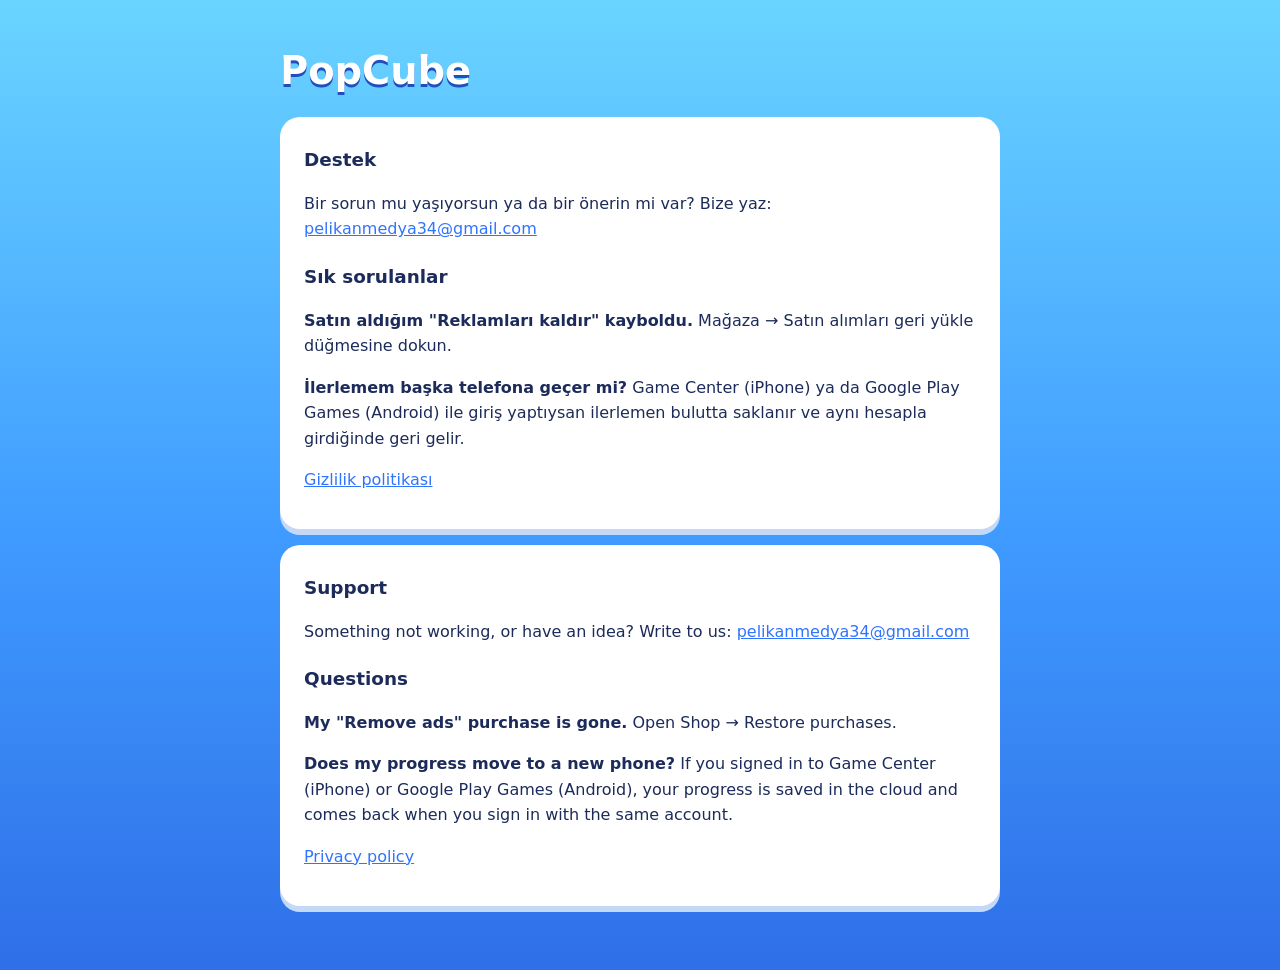
<file: index.html>
<!doctype html>
<html lang="tr">
<head>
<meta charset="utf-8">
<meta name="viewport" content="width=device-width, initial-scale=1">
<title>PopCube Destek / Support</title>
<style>
  :root { --ink: #1c2b5a; --dim: #5d6f9c; --line: #d6e6fb; --blue: #2f74ff; }
  body { margin: 0; background: linear-gradient(180deg, #6ad4ff, #3f9bff 55%, #2f6fe8); min-height: 100vh; color: var(--ink); font: 16px/1.6 system-ui, -apple-system, "Segoe UI", sans-serif; }
  main { max-width: 720px; margin: 0 auto; padding: 40px 20px 64px; }
  h1 { color: #fff; font-size: 2.4rem; margin: 0 0 16px; text-shadow: 0 3px 0 #1f4fbf; }
  section { background: #fff; border-radius: 20px; padding: 8px 24px 20px; margin-top: 16px; box-shadow: 0 6px 0 #c4d9f7; }
  h2 { font-size: 1.15rem; margin: 20px 0 6px; }
  a { color: var(--blue); }
</style>
</head>
<body>
<main>
  <h1>PopCube</h1>
  <section lang="tr">
    <h2>Destek</h2>
    <p>Bir sorun mu yaşıyorsun ya da bir önerin mi var? Bize yaz: <a href="mailto:pelikanmedya34@gmail.com">pelikanmedya34@gmail.com</a></p>
    <h2>Sık sorulanlar</h2>
    <p><b>Satın aldığım "Reklamları kaldır" kayboldu.</b> Mağaza → Satın alımları geri yükle düğmesine dokun.</p>
    <p><b>İlerlemem başka telefona geçer mi?</b> Game Center (iPhone) ya da Google Play Games (Android) ile giriş yaptıysan ilerlemen bulutta saklanır ve aynı hesapla girdiğinde geri gelir.</p>
    <p><a href="privacy.html">Gizlilik politikası</a></p>
  </section>
  <section lang="en">
    <h2>Support</h2>
    <p>Something not working, or have an idea? Write to us: <a href="mailto:pelikanmedya34@gmail.com">pelikanmedya34@gmail.com</a></p>
    <h2>Questions</h2>
    <p><b>My "Remove ads" purchase is gone.</b> Open Shop → Restore purchases.</p>
    <p><b>Does my progress move to a new phone?</b> If you signed in to Game Center (iPhone) or Google Play Games (Android), your progress is saved in the cloud and comes back when you sign in with the same account.</p>
    <p><a href="privacy.html">Privacy policy</a></p>
  </section>
</main>
</body>
</html>
</file>
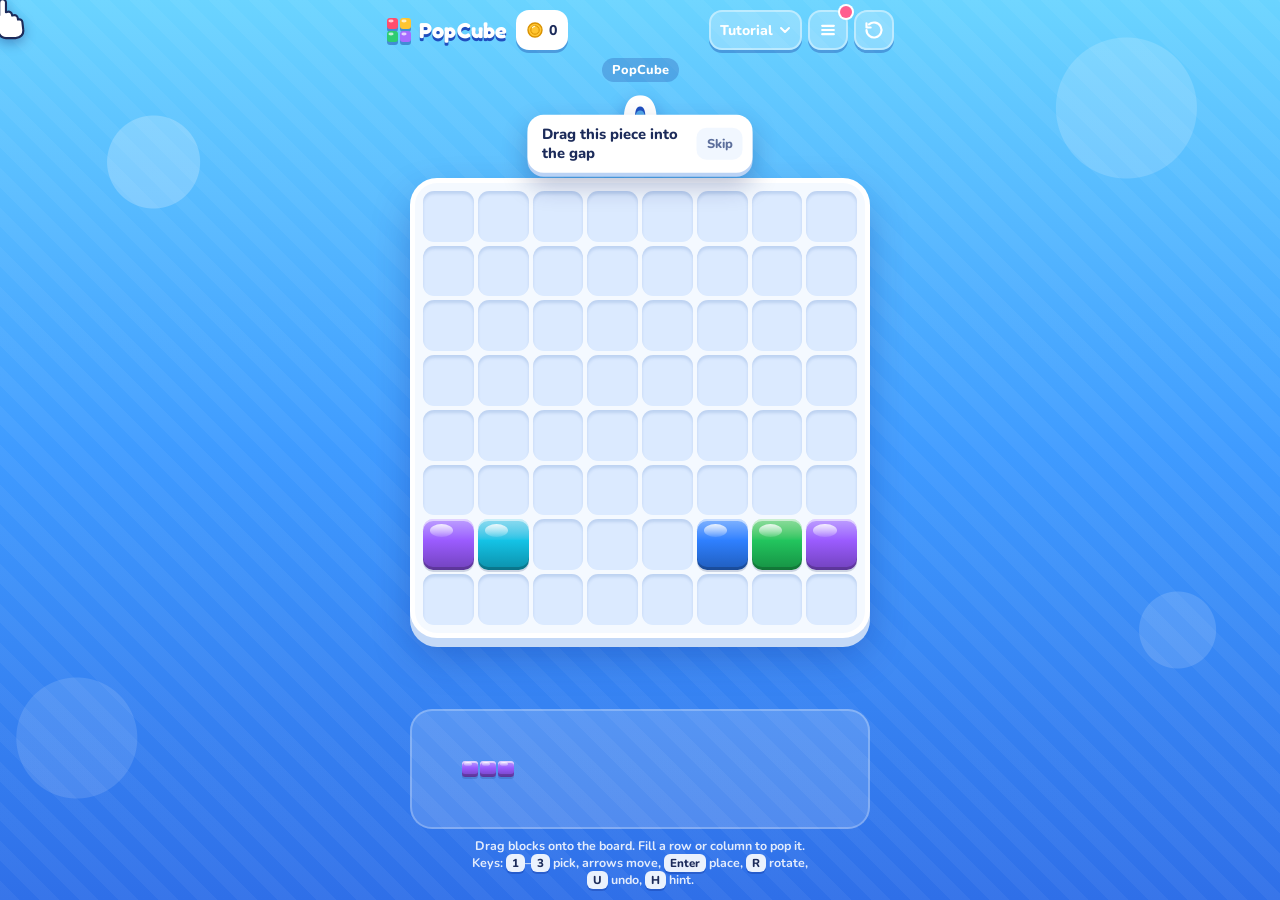
<file: popcube/index.html>
<!doctype html>
<html lang="tr">
<head>
<meta charset="utf-8">
<meta name="viewport" content="width=device-width, initial-scale=1, maximum-scale=1, user-scalable=no, viewport-fit=cover">
<meta name="color-scheme" content="light">
<meta name="format-detection" content="telephone=no">
<title>PopCube</title>
<link rel="stylesheet" href="app.css">
<link rel="manifest" href="manifest.webmanifest">
<meta name="theme-color" content="#3f9bff">
<meta name="description" content="Drop colorful blocks, pop full rows and columns, and build huge streaks.">
<link rel="icon" type="image/png" sizes="192x192" href="icon-192.png">
<link rel="apple-touch-icon" href="icon-192.png">
<script>if ('serviceWorker' in navigator) addEventListener('load', () => navigator.serviceWorker.register('sw.js').catch(() => {}));</script>
</head>
<body>

<div class="bgfx" aria-hidden="true"></div>
<div class="app" id="app">
  <header class="bar">
    <div class="left">
      <div class="mark">
        <svg viewBox="0 0 26 26" aria-hidden="true">
          <rect x="1" y="1" width="11" height="11" rx="3" fill="#ff4d6d"/><rect x="14" y="1" width="11" height="11" rx="3" fill="#ffc531"/>
          <rect x="1" y="14" width="11" height="11" rx="3" fill="#2ecc71"/><rect x="14" y="14" width="11" height="11" rx="3" fill="#a66cff"/>
          <ellipse cx="5" cy="4" rx="2.6" ry="1.4" fill="#fff" opacity=".7"/><ellipse cx="18" cy="4" rx="2.6" ry="1.4" fill="#fff" opacity=".7"/>
          <ellipse cx="5" cy="17" rx="2.6" ry="1.4" fill="#fff" opacity=".7"/><ellipse cx="18" cy="17" rx="2.6" ry="1.4" fill="#fff" opacity=".7"/>
        </svg>
        <span class="name">PopCube</span>
      </div>
      <button class="chip coins" id="shardBtn" type="button"><svg class="coin-ic" viewBox="0 0 16 16" aria-hidden="true"><circle cx="8" cy="8" r="7" fill="#ffc531" stroke="#d99100" stroke-width="1.4"/><circle cx="8" cy="8" r="4.2" fill="none" stroke="#d99100" stroke-width="1"/><path d="M5.4 5.6a3.3 3.3 0 0 1 2.3-1.3" stroke="#fff6d1" stroke-width="1.3" fill="none" stroke-linecap="round"/></svg><span id="shardCt">0</span></button>
    </div>
    <div class="tools">
      <button class="chip" id="modeBtn" type="button"><span id="modeName">Classic</span><svg viewBox="0 0 12 12" aria-hidden="true"><path d="M2 4l4 4 4-4" fill="none" stroke="currentColor" stroke-width="2" stroke-linecap="round" stroke-linejoin="round"/></svg></button>
      <button class="icon-btn" id="menuBtn" type="button">
        <svg viewBox="0 0 24 24" fill="none" stroke="currentColor" stroke-width="2.6" stroke-linecap="round" aria-hidden="true"><path d="M5 7h14M5 12h14M5 17h14"/></svg>
        <span class="dot" id="menuDot" hidden></span>
      </button>
      <button class="icon-btn" id="restartBtn" type="button">
        <svg viewBox="0 0 24 24" fill="none" stroke="currentColor" stroke-width="2.6" stroke-linecap="round" stroke-linejoin="round" aria-hidden="true"><path d="M3 12a9 9 0 1 0 3-6.7"/><path d="M3 4v5h5"/></svg>
      </button>
    </div>
  </header>

  <section class="scoreboard" aria-live="polite">
    <div class="top" id="top"></div>
    <div class="score" id="score">0</div>
    <div class="goal" id="goal" hidden><i id="goalFill"></i></div>
    <div class="sub" id="sub"></div>
  </section>

  <div class="board-wrap" id="boardWrap">
    <div class="board" id="board" role="grid"></div>
    <div class="fx" id="fx"></div>
    <div class="sheet" id="sheet" hidden>
      <div class="sheet-card" role="dialog" aria-labelledby="sheetTitle">
        <p class="eyebrow" id="sheetEyebrow"></p>
        <h2 id="sheetTitle"></h2>
        <div class="stars" id="sheetStars" hidden></div>
        <p class="txt" id="sheetText" hidden></p>
        <div class="sheet-score" id="sheetScore"><span id="finalScore">0</span><small id="finalBest"></small></div>
        <div class="extras" id="sheetExtras" hidden></div>
        <div class="sheet-actions" id="sheetActions"></div>
      </div>
    </div>
  </div>

  <div class="toolbar" id="toolbar">
    <div class="toolrow">
      <button class="tool" type="button" data-tool="undo"><svg viewBox="0 0 24 24" fill="none" stroke="currentColor" stroke-width="2.4" stroke-linecap="round" stroke-linejoin="round" aria-hidden="true"><path d="M9 14 4 9l5-5"/><path d="M4 9h10.5a5.5 5.5 0 0 1 0 11H11"/></svg><span class="lbl"></span><span class="ct">0</span></button>
      <button class="tool" type="button" data-tool="rotate"><svg viewBox="0 0 24 24" fill="none" stroke="currentColor" stroke-width="2.4" stroke-linecap="round" stroke-linejoin="round" aria-hidden="true"><path d="M21 12a9 9 0 1 1-3-6.7"/><path d="M21 4v5h-5"/></svg><span class="lbl"></span><span class="ct">0</span></button>
      <button class="tool" type="button" data-tool="hammer"><svg viewBox="0 0 24 24" fill="none" stroke="currentColor" stroke-width="2.4" stroke-linecap="round" stroke-linejoin="round" aria-hidden="true"><path d="m15 12-8.5 8.5a2.1 2.1 0 1 1-3-3L12 9"/><path d="M17.6 15 22 10.6"/><path d="m20.9 11.7-1.2-1.2c-.6-.6-1-1.4-1-2.3v-.8L16 4.6A5.6 5.6 0 0 0 12 3H9l.9.8A6.2 6.2 0 0 1 12 8.4V10l2 2h2.5l2.3 1.9"/></svg><span class="lbl"></span><span class="ct">0</span></button>
      <button class="tool" type="button" data-tool="reroll"><svg viewBox="0 0 24 24" fill="none" stroke="currentColor" stroke-width="2.4" stroke-linecap="round" stroke-linejoin="round" aria-hidden="true"><path d="M2 18h1.4c1.3 0 2.5-.6 3.3-1.7l6.1-8.6c.7-1.1 2-1.7 3.3-1.7H22"/><path d="m18 2 4 4-4 4"/><path d="M2 6h1.9c1.5 0 2.9.9 3.6 2.2"/><path d="M22 18h-5.9c-1.3 0-2.6-.7-3.3-1.8l-.5-.8"/><path d="m18 14 4 4-4 4"/></svg><span class="lbl"></span><span class="ct">0</span></button>
      <button class="tool" type="button" data-tool="hint"><svg viewBox="0 0 24 24" fill="none" stroke="currentColor" stroke-width="2.4" stroke-linecap="round" stroke-linejoin="round" aria-hidden="true"><path d="M9 18h6M10 21h4"/><path d="M12 3a6 6 0 0 0-3.5 10.9c.6.5 1 1.2 1 2.1h5c0-.9.4-1.6 1-2.1A6 6 0 0 0 12 3z"/></svg><span class="lbl"></span><span class="ct cost"></span></button>
    </div>
    <div class="meter"><span id="meterLbl"></span><div class="track"><i id="meterFill"></i></div><span id="meterTxt"></span></div>
  </div>

  <div class="tray" id="tray">
    <button class="slot" type="button" data-i="0"></button>
    <button class="slot" type="button" data-i="1"></button>
    <button class="slot" type="button" data-i="2"></button>
  </div>

  <p class="hint" id="hint"></p>
</div>

<div class="panel-back" id="panel" hidden>
  <div class="panel" role="dialog" aria-modal="true" aria-labelledby="panelTitle">
    <div class="panel-head">
      <div class="row1">
        <h2 id="panelTitle"></h2>
        <button class="icon-btn" id="panelClose" type="button">
          <svg viewBox="0 0 24 24" fill="none" stroke="currentColor" stroke-width="2.6" stroke-linecap="round" aria-hidden="true"><path d="M6 6l12 12M18 6 6 18"/></svg>
        </button>
      </div>
      <div class="tabs" id="tabs" role="tablist" hidden></div>
    </div>
    <div id="panelBody"></div>
  </div>
</div>

<script src="app.js"></script>
</body>
</html>
</file>
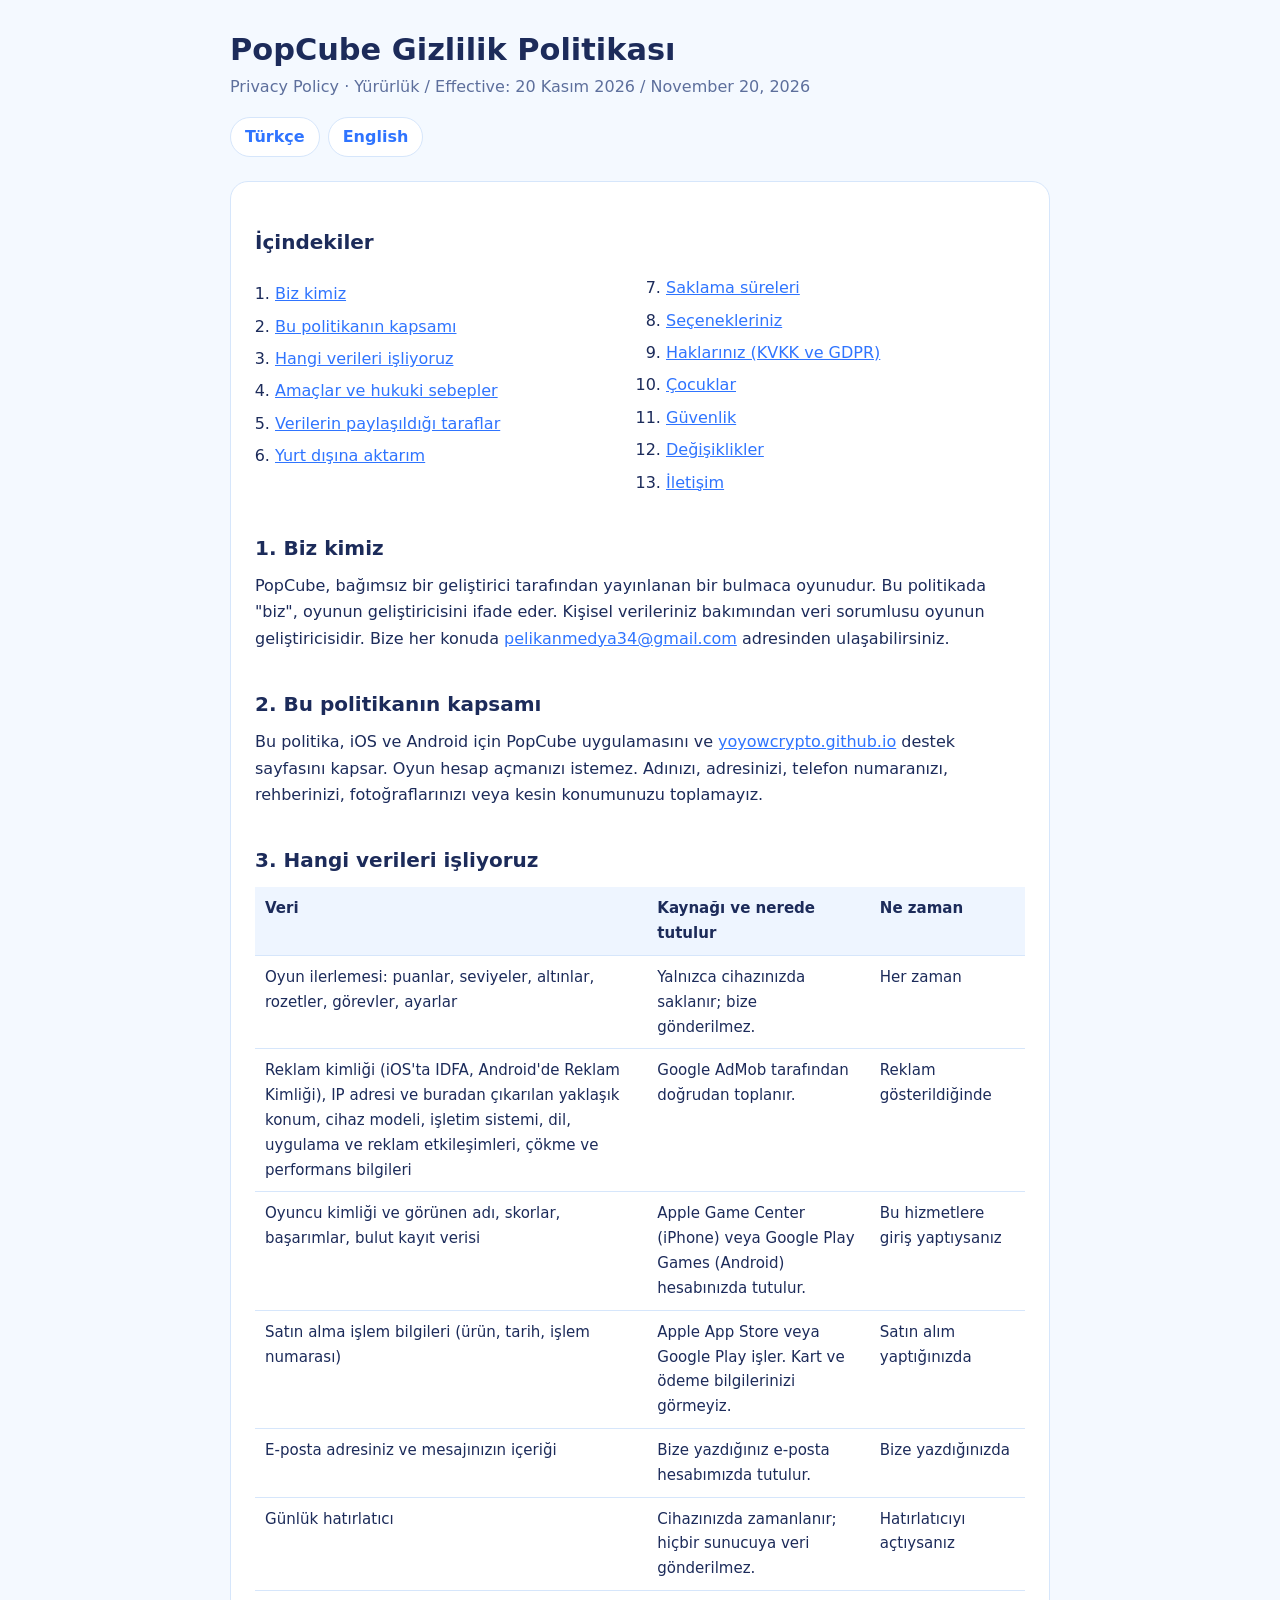
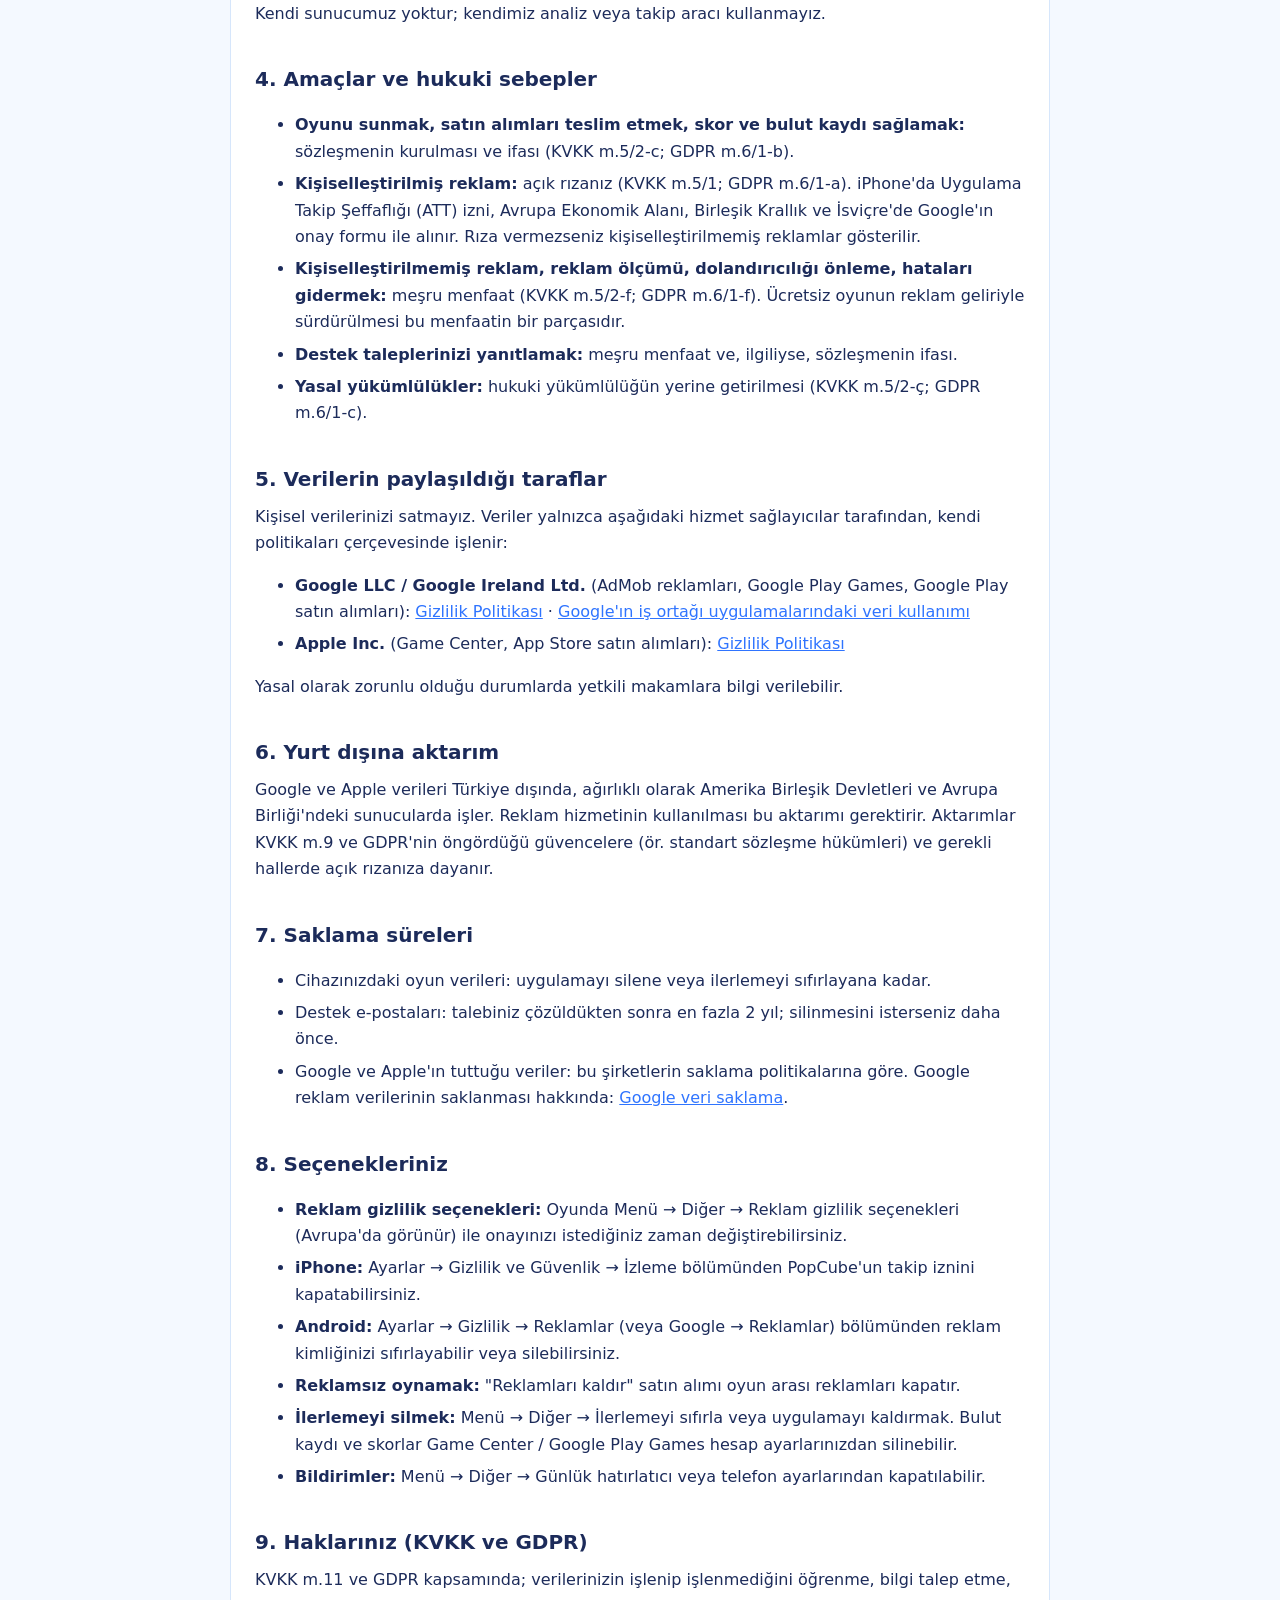
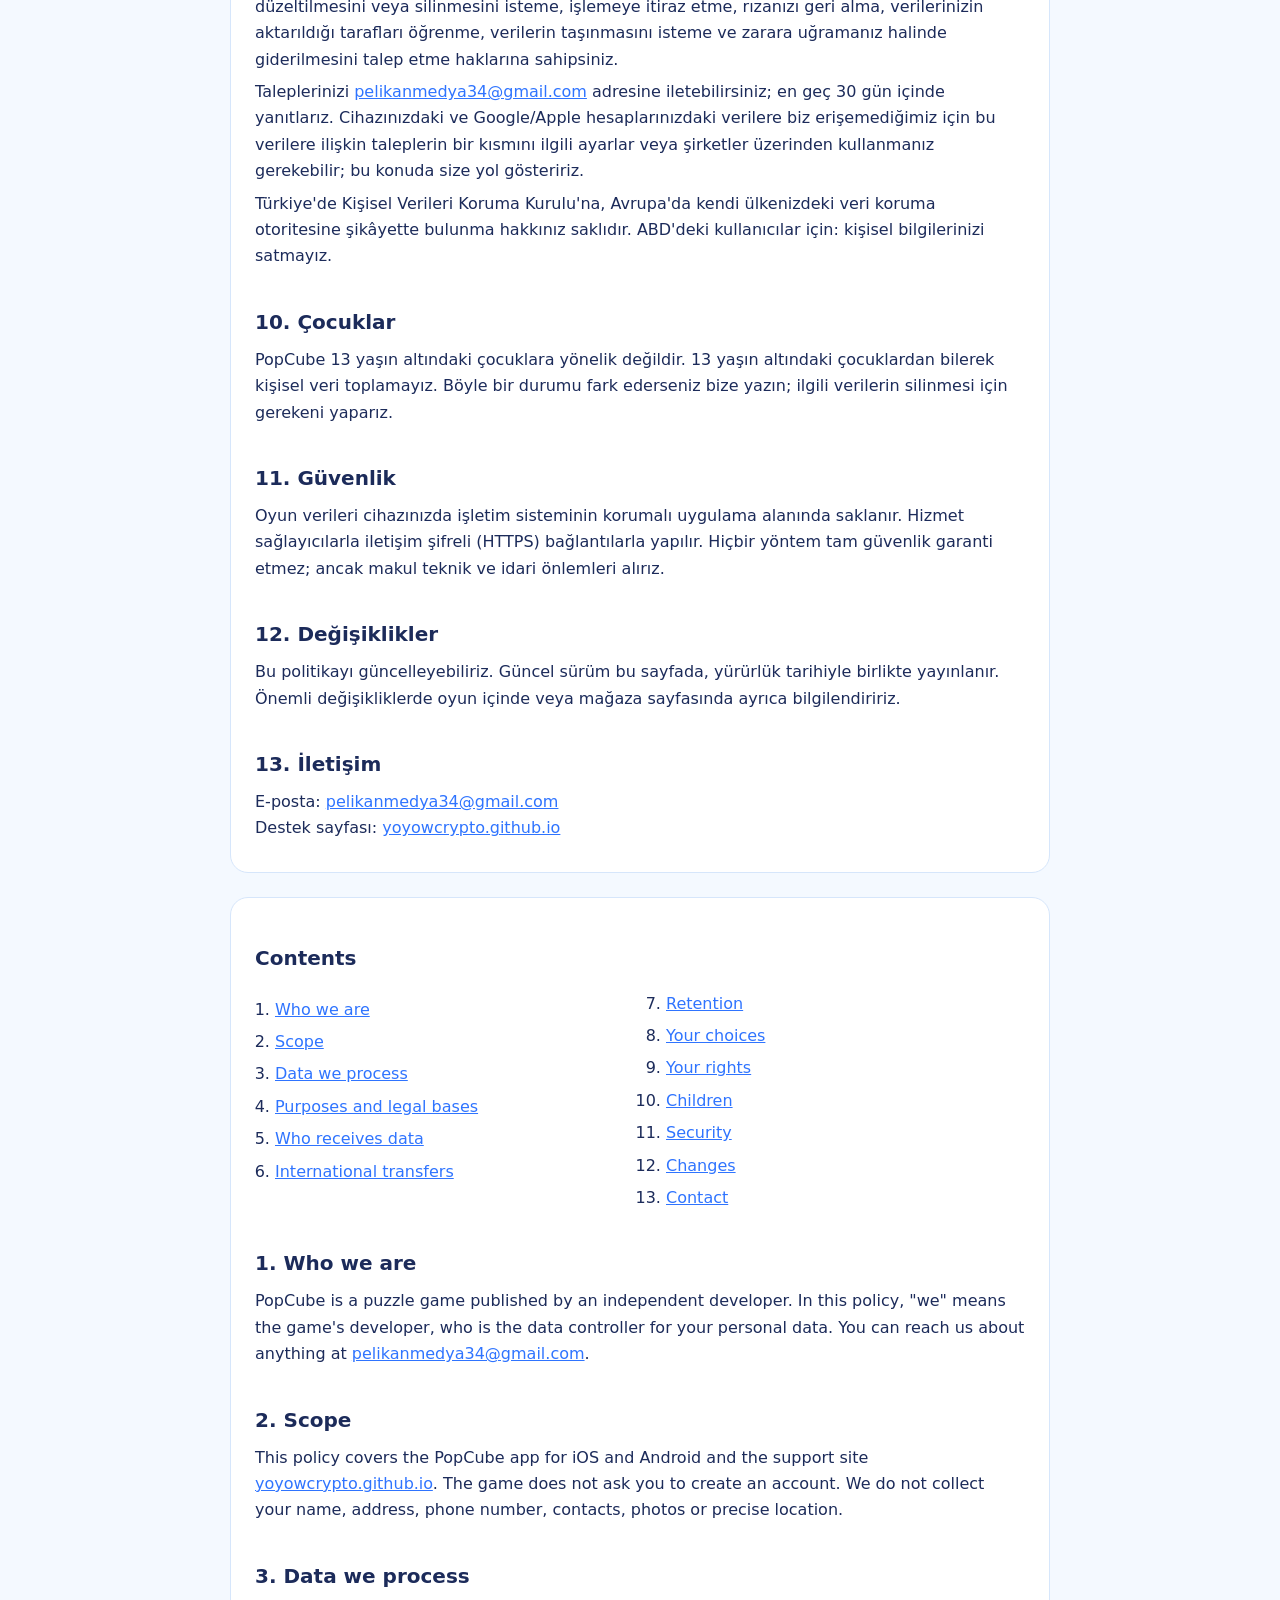
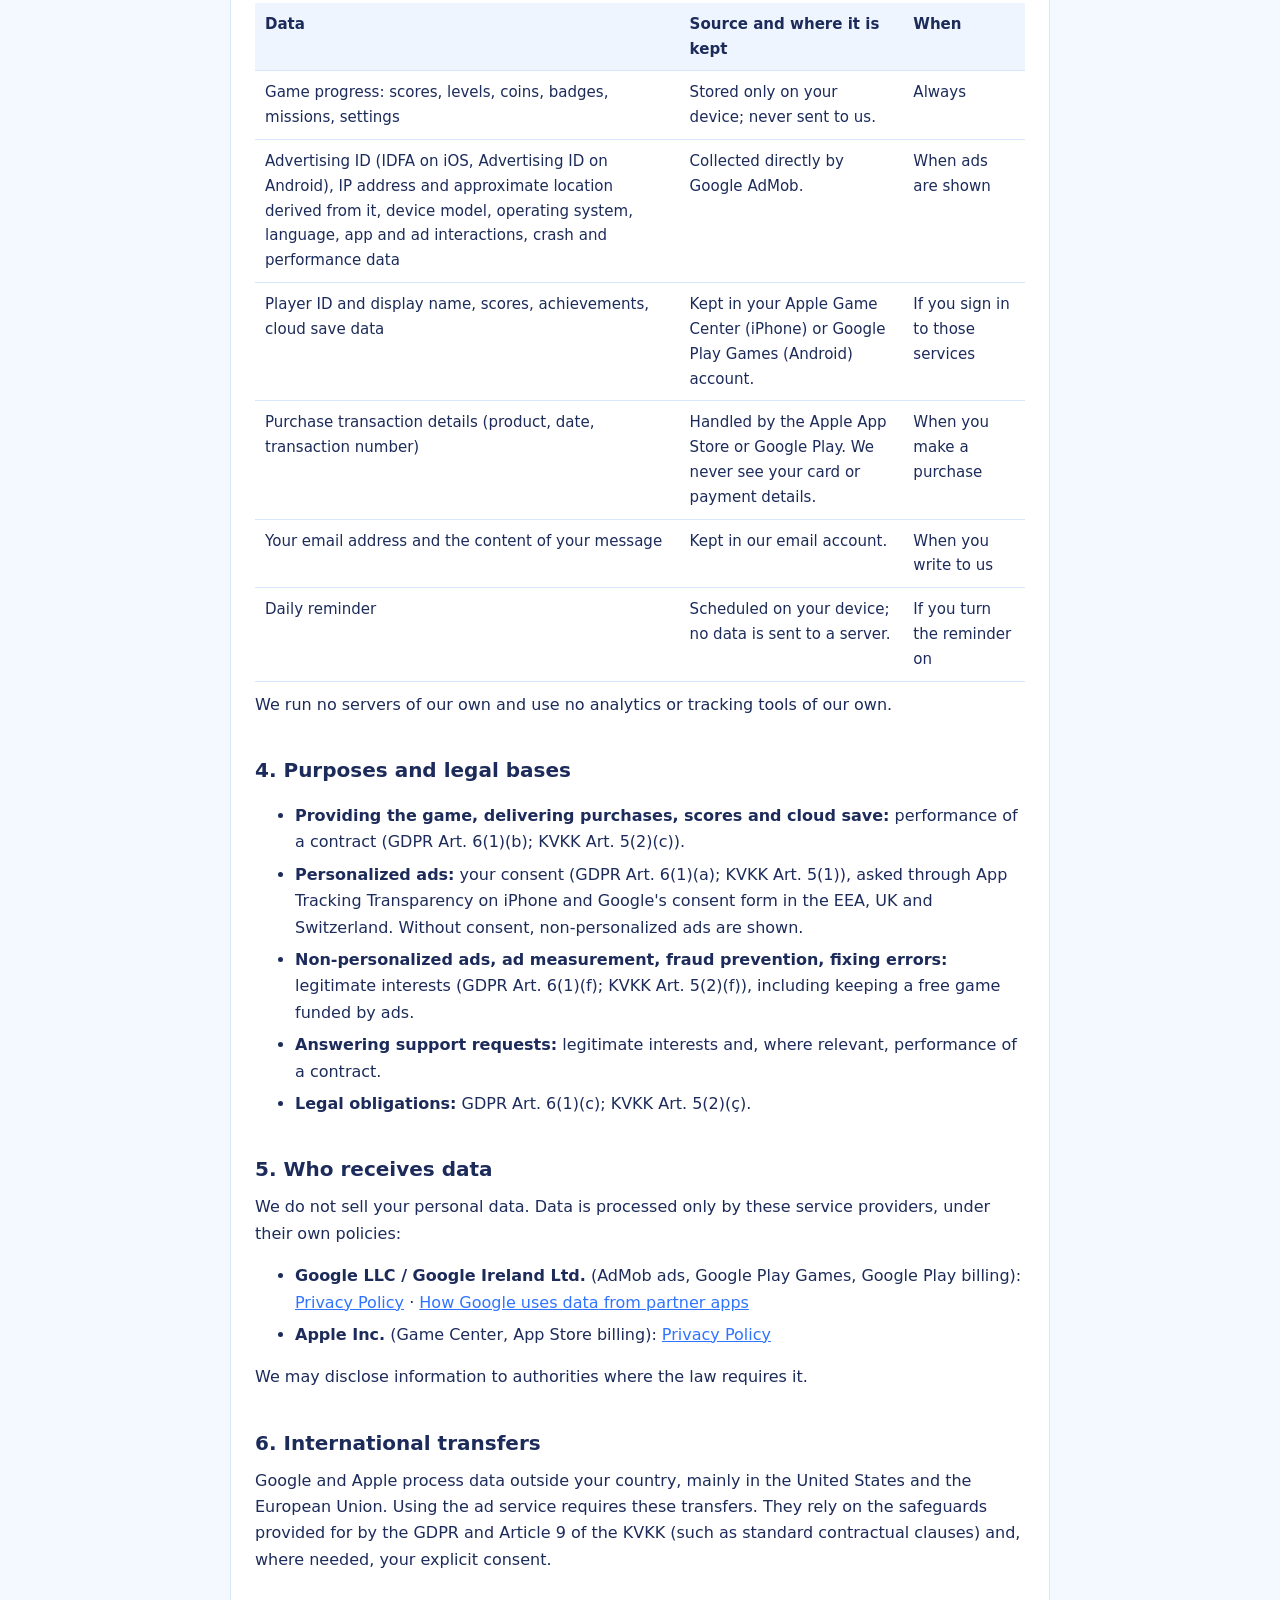
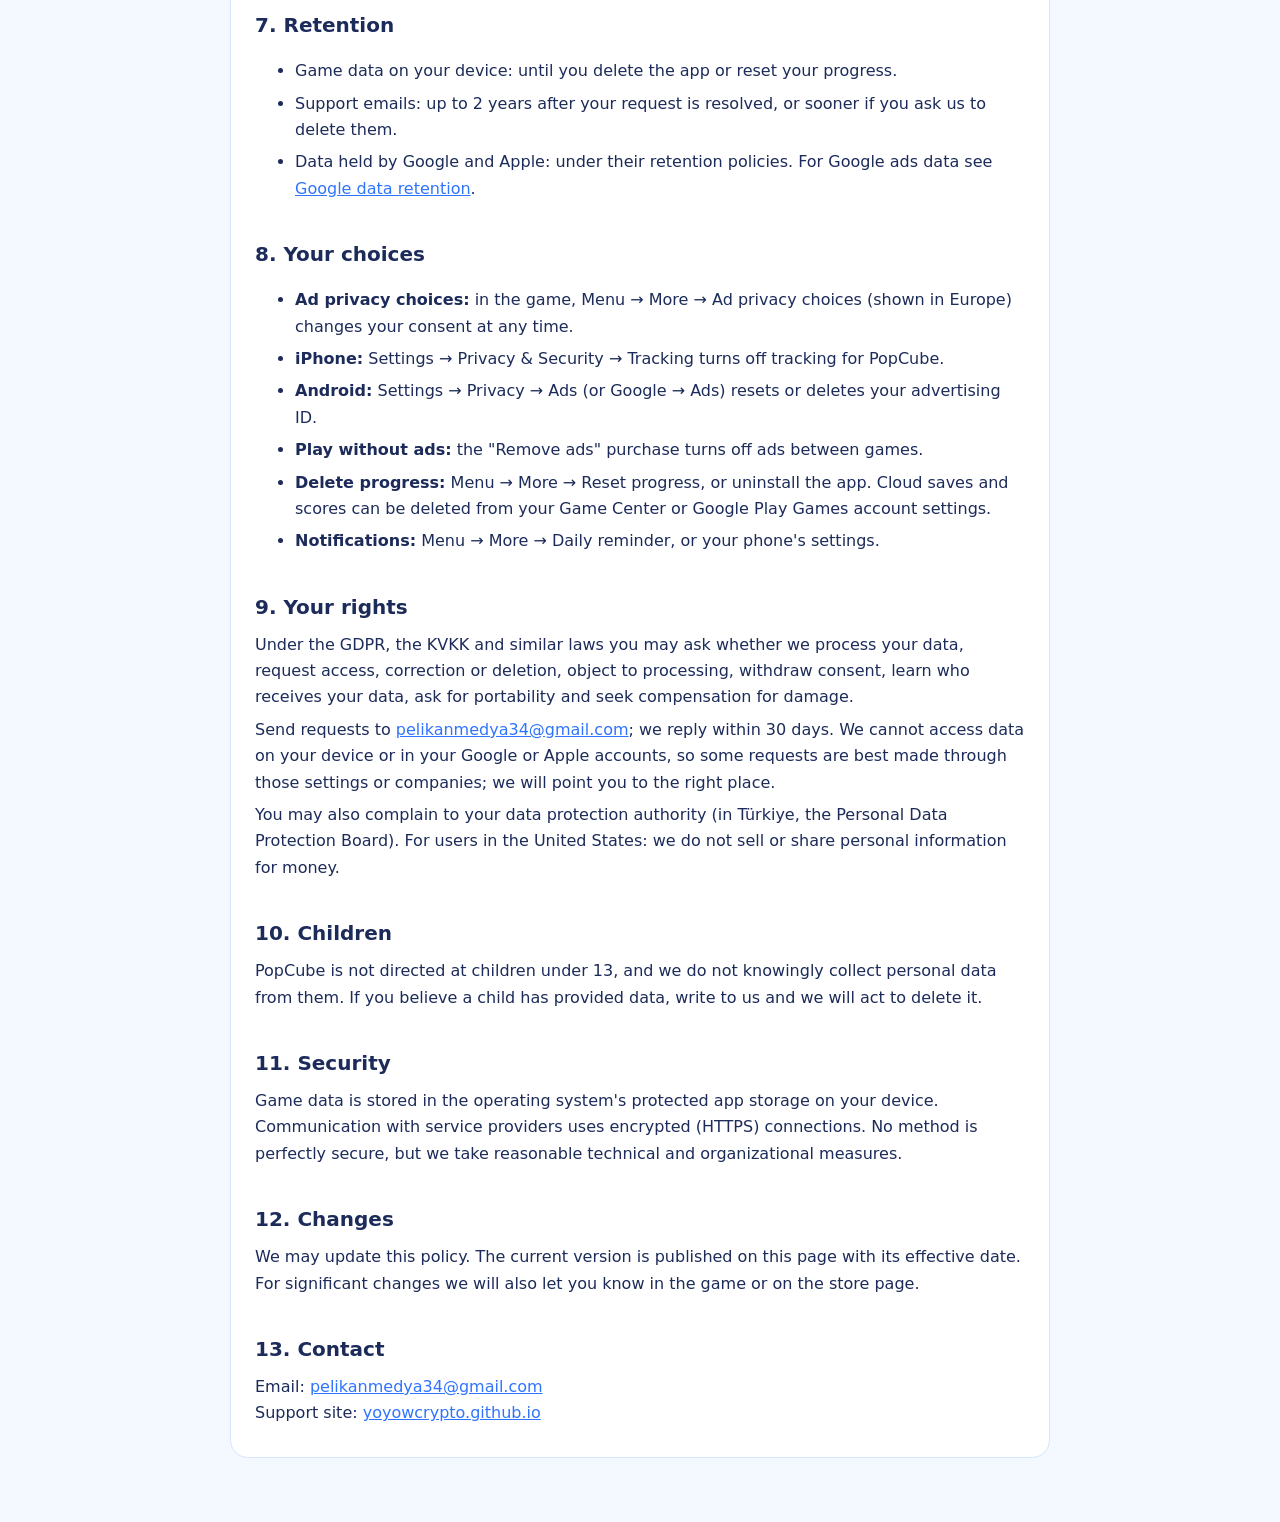
<file: privacy.html>
<!doctype html>
<html lang="tr">
<head>
<meta charset="utf-8">
<meta name="viewport" content="width=device-width, initial-scale=1">
<title>PopCube Gizlilik Politikası / Privacy Policy</title>
<style>
  :root { --ink: #1c2b5a; --dim: #5d6f9c; --line: #d6e6fb; --blue: #2f74ff; --bg: #f4f9ff; --soft: #eef5ff; }
  body { margin: 0; background: var(--bg); color: var(--ink); font: 16px/1.65 system-ui, -apple-system, "Segoe UI", sans-serif; }
  main { max-width: 820px; margin: 0 auto; padding: 32px max(20px, env(safe-area-inset-left)) 64px; }
  h1 { font-size: 1.9rem; line-height: 1.2; margin: 0 0 4px; text-wrap: balance; }
  h2 { font-size: 1.25rem; margin: 36px 0 8px; text-wrap: balance; }
  h3 { font-size: 1.02rem; margin: 22px 0 6px; }
  p, li { margin: 6px 0; }
  .dim { color: var(--dim); }
  nav { display: flex; gap: 8px; flex-wrap: wrap; margin: 16px 0 0; }
  nav a { display: inline-block; padding: 6px 14px; border-radius: 999px; background: #fff; border: 1px solid var(--line); text-decoration: none; font-weight: 600; }
  section.lang { background: #fff; border: 1px solid var(--line); border-radius: 18px; padding: 8px 24px 24px; margin-top: 24px; }
  .table-wrap { overflow-x: auto; margin: 10px 0; }
  table { border-collapse: collapse; width: 100%; min-width: 560px; font-size: .94rem; }
  th, td { text-align: left; vertical-align: top; padding: 9px 10px; border-bottom: 1px solid var(--line); }
  th { background: var(--soft); font-weight: 700; }
  a { color: var(--blue); }
  ol.toc { columns: 2; column-gap: 32px; padding-left: 20px; }
  @media (max-width: 560px) { ol.toc { columns: 1; } }
</style>
</head>
<body>
<main>
  <h1>PopCube Gizlilik Politikası</h1>
  <p class="dim">Privacy Policy · Yürürlük / Effective: 20 Kasım 2026 / November 20, 2026</p>
  <nav><a href="#tr">Türkçe</a><a href="#en">English</a></nav>

  <!-- ======================= TÜRKÇE ======================= -->
  <section class="lang" id="tr" lang="tr">
    <h2>İçindekiler</h2>
    <ol class="toc">
      <li><a href="#tr-1">Biz kimiz</a></li>
      <li><a href="#tr-2">Bu politikanın kapsamı</a></li>
      <li><a href="#tr-3">Hangi verileri işliyoruz</a></li>
      <li><a href="#tr-4">Amaçlar ve hukuki sebepler</a></li>
      <li><a href="#tr-5">Verilerin paylaşıldığı taraflar</a></li>
      <li><a href="#tr-6">Yurt dışına aktarım</a></li>
      <li><a href="#tr-7">Saklama süreleri</a></li>
      <li><a href="#tr-8">Seçenekleriniz</a></li>
      <li><a href="#tr-9">Haklarınız (KVKK ve GDPR)</a></li>
      <li><a href="#tr-10">Çocuklar</a></li>
      <li><a href="#tr-11">Güvenlik</a></li>
      <li><a href="#tr-12">Değişiklikler</a></li>
      <li><a href="#tr-13">İletişim</a></li>
    </ol>

    <h2 id="tr-1">1. Biz kimiz</h2>
    <p>PopCube, bağımsız bir geliştirici tarafından yayınlanan bir bulmaca oyunudur. Bu politikada "biz", oyunun geliştiricisini ifade eder. Kişisel verileriniz bakımından veri sorumlusu oyunun geliştiricisidir. Bize her konuda <a href="mailto:pelikanmedya34@gmail.com">pelikanmedya34@gmail.com</a> adresinden ulaşabilirsiniz.</p>

    <h2 id="tr-2">2. Bu politikanın kapsamı</h2>
    <p>Bu politika, iOS ve Android için PopCube uygulamasını ve <a href="https://yoyowcrypto.github.io">yoyowcrypto.github.io</a> destek sayfasını kapsar. Oyun hesap açmanızı istemez. Adınızı, adresinizi, telefon numaranızı, rehberinizi, fotoğraflarınızı veya kesin konumunuzu toplamayız.</p>

    <h2 id="tr-3">3. Hangi verileri işliyoruz</h2>
    <div class="table-wrap"><table>
      <thead><tr><th>Veri</th><th>Kaynağı ve nerede tutulur</th><th>Ne zaman</th></tr></thead>
      <tbody>
        <tr><td>Oyun ilerlemesi: puanlar, seviyeler, altınlar, rozetler, görevler, ayarlar</td><td>Yalnızca cihazınızda saklanır; bize gönderilmez.</td><td>Her zaman</td></tr>
        <tr><td>Reklam kimliği (iOS'ta IDFA, Android'de Reklam Kimliği), IP adresi ve buradan çıkarılan yaklaşık konum, cihaz modeli, işletim sistemi, dil, uygulama ve reklam etkileşimleri, çökme ve performans bilgileri</td><td>Google AdMob tarafından doğrudan toplanır.</td><td>Reklam gösterildiğinde</td></tr>
        <tr><td>Oyuncu kimliği ve görünen adı, skorlar, başarımlar, bulut kayıt verisi</td><td>Apple Game Center (iPhone) veya Google Play Games (Android) hesabınızda tutulur.</td><td>Bu hizmetlere giriş yaptıysanız</td></tr>
        <tr><td>Satın alma işlem bilgileri (ürün, tarih, işlem numarası)</td><td>Apple App Store veya Google Play işler. Kart ve ödeme bilgilerinizi görmeyiz.</td><td>Satın alım yaptığınızda</td></tr>
        <tr><td>E-posta adresiniz ve mesajınızın içeriği</td><td>Bize yazdığınız e-posta hesabımızda tutulur.</td><td>Bize yazdığınızda</td></tr>
        <tr><td>Günlük hatırlatıcı</td><td>Cihazınızda zamanlanır; hiçbir sunucuya veri gönderilmez.</td><td>Hatırlatıcıyı açtıysanız</td></tr>
      </tbody>
    </table></div>
    <p>Kendi sunucumuz yoktur; kendimiz analiz veya takip aracı kullanmayız.</p>

    <h2 id="tr-4">4. Amaçlar ve hukuki sebepler</h2>
    <ul>
      <li><b>Oyunu sunmak, satın alımları teslim etmek, skor ve bulut kaydı sağlamak:</b> sözleşmenin kurulması ve ifası (KVKK m.5/2-c; GDPR m.6/1-b).</li>
      <li><b>Kişiselleştirilmiş reklam:</b> açık rızanız (KVKK m.5/1; GDPR m.6/1-a). iPhone'da Uygulama Takip Şeffaflığı (ATT) izni, Avrupa Ekonomik Alanı, Birleşik Krallık ve İsviçre'de Google'ın onay formu ile alınır. Rıza vermezseniz kişiselleştirilmemiş reklamlar gösterilir.</li>
      <li><b>Kişiselleştirilmemiş reklam, reklam ölçümü, dolandırıcılığı önleme, hataları gidermek:</b> meşru menfaat (KVKK m.5/2-f; GDPR m.6/1-f). Ücretsiz oyunun reklam geliriyle sürdürülmesi bu menfaatin bir parçasıdır.</li>
      <li><b>Destek taleplerinizi yanıtlamak:</b> meşru menfaat ve, ilgiliyse, sözleşmenin ifası.</li>
      <li><b>Yasal yükümlülükler:</b> hukuki yükümlülüğün yerine getirilmesi (KVKK m.5/2-ç; GDPR m.6/1-c).</li>
    </ul>

    <h2 id="tr-5">5. Verilerin paylaşıldığı taraflar</h2>
    <p>Kişisel verilerinizi satmayız. Veriler yalnızca aşağıdaki hizmet sağlayıcılar tarafından, kendi politikaları çerçevesinde işlenir:</p>
    <ul>
      <li><b>Google LLC / Google Ireland Ltd.</b> (AdMob reklamları, Google Play Games, Google Play satın alımları): <a href="https://policies.google.com/privacy">Gizlilik Politikası</a> · <a href="https://policies.google.com/technologies/partner-sites">Google'ın iş ortağı uygulamalarındaki veri kullanımı</a></li>
      <li><b>Apple Inc.</b> (Game Center, App Store satın alımları): <a href="https://www.apple.com/legal/privacy/">Gizlilik Politikası</a></li>
    </ul>
    <p>Yasal olarak zorunlu olduğu durumlarda yetkili makamlara bilgi verilebilir.</p>

    <h2 id="tr-6">6. Yurt dışına aktarım</h2>
    <p>Google ve Apple verileri Türkiye dışında, ağırlıklı olarak Amerika Birleşik Devletleri ve Avrupa Birliği'ndeki sunucularda işler. Reklam hizmetinin kullanılması bu aktarımı gerektirir. Aktarımlar KVKK m.9 ve GDPR'nin öngördüğü güvencelere (ör. standart sözleşme hükümleri) ve gerekli hallerde açık rızanıza dayanır.</p>

    <h2 id="tr-7">7. Saklama süreleri</h2>
    <ul>
      <li>Cihazınızdaki oyun verileri: uygulamayı silene veya ilerlemeyi sıfırlayana kadar.</li>
      <li>Destek e-postaları: talebiniz çözüldükten sonra en fazla 2 yıl; silinmesini isterseniz daha önce.</li>
      <li>Google ve Apple'ın tuttuğu veriler: bu şirketlerin saklama politikalarına göre. Google reklam verilerinin saklanması hakkında: <a href="https://policies.google.com/technologies/retention">Google veri saklama</a>.</li>
    </ul>

    <h2 id="tr-8">8. Seçenekleriniz</h2>
    <ul>
      <li><b>Reklam gizlilik seçenekleri:</b> Oyunda Menü → Diğer → Reklam gizlilik seçenekleri (Avrupa'da görünür) ile onayınızı istediğiniz zaman değiştirebilirsiniz.</li>
      <li><b>iPhone:</b> Ayarlar → Gizlilik ve Güvenlik → İzleme bölümünden PopCube'un takip iznini kapatabilirsiniz.</li>
      <li><b>Android:</b> Ayarlar → Gizlilik → Reklamlar (veya Google → Reklamlar) bölümünden reklam kimliğinizi sıfırlayabilir veya silebilirsiniz.</li>
      <li><b>Reklamsız oynamak:</b> "Reklamları kaldır" satın alımı oyun arası reklamları kapatır.</li>
      <li><b>İlerlemeyi silmek:</b> Menü → Diğer → İlerlemeyi sıfırla veya uygulamayı kaldırmak. Bulut kaydı ve skorlar Game Center / Google Play Games hesap ayarlarınızdan silinebilir.</li>
      <li><b>Bildirimler:</b> Menü → Diğer → Günlük hatırlatıcı veya telefon ayarlarından kapatılabilir.</li>
    </ul>

    <h2 id="tr-9">9. Haklarınız (KVKK ve GDPR)</h2>
    <p>KVKK m.11 ve GDPR kapsamında; verilerinizin işlenip işlenmediğini öğrenme, bilgi talep etme, düzeltilmesini veya silinmesini isteme, işlemeye itiraz etme, rızanızı geri alma, verilerinizin aktarıldığı tarafları öğrenme, verilerin taşınmasını isteme ve zarara uğramanız halinde giderilmesini talep etme haklarına sahipsiniz.</p>
    <p>Taleplerinizi <a href="mailto:pelikanmedya34@gmail.com">pelikanmedya34@gmail.com</a> adresine iletebilirsiniz; en geç 30 gün içinde yanıtlarız. Cihazınızdaki ve Google/Apple hesaplarınızdaki verilere biz erişemediğimiz için bu verilere ilişkin taleplerin bir kısmını ilgili ayarlar veya şirketler üzerinden kullanmanız gerekebilir; bu konuda size yol gösteririz.</p>
    <p>Türkiye'de Kişisel Verileri Koruma Kurulu'na, Avrupa'da kendi ülkenizdeki veri koruma otoritesine şikâyette bulunma hakkınız saklıdır. ABD'deki kullanıcılar için: kişisel bilgilerinizi satmayız.</p>

    <h2 id="tr-10">10. Çocuklar</h2>
    <p>PopCube 13 yaşın altındaki çocuklara yönelik değildir. 13 yaşın altındaki çocuklardan bilerek kişisel veri toplamayız. Böyle bir durumu fark ederseniz bize yazın; ilgili verilerin silinmesi için gerekeni yaparız.</p>

    <h2 id="tr-11">11. Güvenlik</h2>
    <p>Oyun verileri cihazınızda işletim sisteminin korumalı uygulama alanında saklanır. Hizmet sağlayıcılarla iletişim şifreli (HTTPS) bağlantılarla yapılır. Hiçbir yöntem tam güvenlik garanti etmez; ancak makul teknik ve idari önlemleri alırız.</p>

    <h2 id="tr-12">12. Değişiklikler</h2>
    <p>Bu politikayı güncelleyebiliriz. Güncel sürüm bu sayfada, yürürlük tarihiyle birlikte yayınlanır. Önemli değişikliklerde oyun içinde veya mağaza sayfasında ayrıca bilgilendiririz.</p>

    <h2 id="tr-13">13. İletişim</h2>
    <p>E-posta: <a href="mailto:pelikanmedya34@gmail.com">pelikanmedya34@gmail.com</a><br>Destek sayfası: <a href="https://yoyowcrypto.github.io">yoyowcrypto.github.io</a></p>
  </section>

  <!-- ======================= ENGLISH ======================= -->
  <section class="lang" id="en" lang="en">
    <h2>Contents</h2>
    <ol class="toc">
      <li><a href="#en-1">Who we are</a></li>
      <li><a href="#en-2">Scope</a></li>
      <li><a href="#en-3">Data we process</a></li>
      <li><a href="#en-4">Purposes and legal bases</a></li>
      <li><a href="#en-5">Who receives data</a></li>
      <li><a href="#en-6">International transfers</a></li>
      <li><a href="#en-7">Retention</a></li>
      <li><a href="#en-8">Your choices</a></li>
      <li><a href="#en-9">Your rights</a></li>
      <li><a href="#en-10">Children</a></li>
      <li><a href="#en-11">Security</a></li>
      <li><a href="#en-12">Changes</a></li>
      <li><a href="#en-13">Contact</a></li>
    </ol>

    <h2 id="en-1">1. Who we are</h2>
    <p>PopCube is a puzzle game published by an independent developer. In this policy, "we" means the game's developer, who is the data controller for your personal data. You can reach us about anything at <a href="mailto:pelikanmedya34@gmail.com">pelikanmedya34@gmail.com</a>.</p>

    <h2 id="en-2">2. Scope</h2>
    <p>This policy covers the PopCube app for iOS and Android and the support site <a href="https://yoyowcrypto.github.io">yoyowcrypto.github.io</a>. The game does not ask you to create an account. We do not collect your name, address, phone number, contacts, photos or precise location.</p>

    <h2 id="en-3">3. Data we process</h2>
    <div class="table-wrap"><table>
      <thead><tr><th>Data</th><th>Source and where it is kept</th><th>When</th></tr></thead>
      <tbody>
        <tr><td>Game progress: scores, levels, coins, badges, missions, settings</td><td>Stored only on your device; never sent to us.</td><td>Always</td></tr>
        <tr><td>Advertising ID (IDFA on iOS, Advertising ID on Android), IP address and approximate location derived from it, device model, operating system, language, app and ad interactions, crash and performance data</td><td>Collected directly by Google AdMob.</td><td>When ads are shown</td></tr>
        <tr><td>Player ID and display name, scores, achievements, cloud save data</td><td>Kept in your Apple Game Center (iPhone) or Google Play Games (Android) account.</td><td>If you sign in to those services</td></tr>
        <tr><td>Purchase transaction details (product, date, transaction number)</td><td>Handled by the Apple App Store or Google Play. We never see your card or payment details.</td><td>When you make a purchase</td></tr>
        <tr><td>Your email address and the content of your message</td><td>Kept in our email account.</td><td>When you write to us</td></tr>
        <tr><td>Daily reminder</td><td>Scheduled on your device; no data is sent to a server.</td><td>If you turn the reminder on</td></tr>
      </tbody>
    </table></div>
    <p>We run no servers of our own and use no analytics or tracking tools of our own.</p>

    <h2 id="en-4">4. Purposes and legal bases</h2>
    <ul>
      <li><b>Providing the game, delivering purchases, scores and cloud save:</b> performance of a contract (GDPR Art. 6(1)(b); KVKK Art. 5(2)(c)).</li>
      <li><b>Personalized ads:</b> your consent (GDPR Art. 6(1)(a); KVKK Art. 5(1)), asked through App Tracking Transparency on iPhone and Google's consent form in the EEA, UK and Switzerland. Without consent, non-personalized ads are shown.</li>
      <li><b>Non-personalized ads, ad measurement, fraud prevention, fixing errors:</b> legitimate interests (GDPR Art. 6(1)(f); KVKK Art. 5(2)(f)), including keeping a free game funded by ads.</li>
      <li><b>Answering support requests:</b> legitimate interests and, where relevant, performance of a contract.</li>
      <li><b>Legal obligations:</b> GDPR Art. 6(1)(c); KVKK Art. 5(2)(ç).</li>
    </ul>

    <h2 id="en-5">5. Who receives data</h2>
    <p>We do not sell your personal data. Data is processed only by these service providers, under their own policies:</p>
    <ul>
      <li><b>Google LLC / Google Ireland Ltd.</b> (AdMob ads, Google Play Games, Google Play billing): <a href="https://policies.google.com/privacy">Privacy Policy</a> · <a href="https://policies.google.com/technologies/partner-sites">How Google uses data from partner apps</a></li>
      <li><b>Apple Inc.</b> (Game Center, App Store billing): <a href="https://www.apple.com/legal/privacy/">Privacy Policy</a></li>
    </ul>
    <p>We may disclose information to authorities where the law requires it.</p>

    <h2 id="en-6">6. International transfers</h2>
    <p>Google and Apple process data outside your country, mainly in the United States and the European Union. Using the ad service requires these transfers. They rely on the safeguards provided for by the GDPR and Article 9 of the KVKK (such as standard contractual clauses) and, where needed, your explicit consent.</p>

    <h2 id="en-7">7. Retention</h2>
    <ul>
      <li>Game data on your device: until you delete the app or reset your progress.</li>
      <li>Support emails: up to 2 years after your request is resolved, or sooner if you ask us to delete them.</li>
      <li>Data held by Google and Apple: under their retention policies. For Google ads data see <a href="https://policies.google.com/technologies/retention">Google data retention</a>.</li>
    </ul>

    <h2 id="en-8">8. Your choices</h2>
    <ul>
      <li><b>Ad privacy choices:</b> in the game, Menu → More → Ad privacy choices (shown in Europe) changes your consent at any time.</li>
      <li><b>iPhone:</b> Settings → Privacy &amp; Security → Tracking turns off tracking for PopCube.</li>
      <li><b>Android:</b> Settings → Privacy → Ads (or Google → Ads) resets or deletes your advertising ID.</li>
      <li><b>Play without ads:</b> the "Remove ads" purchase turns off ads between games.</li>
      <li><b>Delete progress:</b> Menu → More → Reset progress, or uninstall the app. Cloud saves and scores can be deleted from your Game Center or Google Play Games account settings.</li>
      <li><b>Notifications:</b> Menu → More → Daily reminder, or your phone's settings.</li>
    </ul>

    <h2 id="en-9">9. Your rights</h2>
    <p>Under the GDPR, the KVKK and similar laws you may ask whether we process your data, request access, correction or deletion, object to processing, withdraw consent, learn who receives your data, ask for portability and seek compensation for damage.</p>
    <p>Send requests to <a href="mailto:pelikanmedya34@gmail.com">pelikanmedya34@gmail.com</a>; we reply within 30 days. We cannot access data on your device or in your Google or Apple accounts, so some requests are best made through those settings or companies; we will point you to the right place.</p>
    <p>You may also complain to your data protection authority (in Türkiye, the Personal Data Protection Board). For users in the United States: we do not sell or share personal information for money.</p>

    <h2 id="en-10">10. Children</h2>
    <p>PopCube is not directed at children under 13, and we do not knowingly collect personal data from them. If you believe a child has provided data, write to us and we will act to delete it.</p>

    <h2 id="en-11">11. Security</h2>
    <p>Game data is stored in the operating system's protected app storage on your device. Communication with service providers uses encrypted (HTTPS) connections. No method is perfectly secure, but we take reasonable technical and organizational measures.</p>

    <h2 id="en-12">12. Changes</h2>
    <p>We may update this policy. The current version is published on this page with its effective date. For significant changes we will also let you know in the game or on the store page.</p>

    <h2 id="en-13">13. Contact</h2>
    <p>Email: <a href="mailto:pelikanmedya34@gmail.com">pelikanmedya34@gmail.com</a><br>Support site: <a href="https://yoyowcrypto.github.io">yoyowcrypto.github.io</a></p>
  </section>
</main>
</body>
</html>
</file>
<file: popcube/app.css>
@font-face{font-family:Fredoka;font-style:normal;font-display:swap;font-weight:500;src:url("./fonts/fredoka-hebrew-500-normal-CRAR3RGW.woff2") format("woff2"),url("./fonts/fredoka-hebrew-500-normal-NYGPY4PL.woff") format("woff");unicode-range:U+0307-0308,U+0590-05FF,U+200C-2010,U+20AA,U+25CC,U+FB1D-FB4F}@font-face{font-family:Fredoka;font-style:normal;font-display:swap;font-weight:500;src:url("./fonts/fredoka-latin-ext-500-normal-W3J3YALF.woff2") format("woff2"),url("./fonts/fredoka-latin-ext-500-normal-6NJHJN6S.woff") format("woff");unicode-range:U+0100-02BA,U+02BD-02C5,U+02C7-02CC,U+02CE-02D7,U+02DD-02FF,U+0304,U+0308,U+0329,U+1D00-1DBF,U+1E00-1E9F,U+1EF2-1EFF,U+2020,U+20A0-20AB,U+20AD-20C0,U+2113,U+2C60-2C7F,U+A720-A7FF}@font-face{font-family:Fredoka;font-style:normal;font-display:swap;font-weight:500;src:url("./fonts/fredoka-latin-500-normal-MUH7PC4F.woff2") format("woff2"),url("./fonts/fredoka-latin-500-normal-TAZXZIDU.woff") format("woff");unicode-range:U+0000-00FF,U+0131,U+0152-0153,U+02BB-02BC,U+02C6,U+02DA,U+02DC,U+0304,U+0308,U+0329,U+2000-206F,U+20AC,U+2122,U+2191,U+2193,U+2212,U+2215,U+FEFF,U+FFFD}@font-face{font-family:Fredoka;font-style:normal;font-display:swap;font-weight:600;src:url("./fonts/fredoka-hebrew-600-normal-OTUINWR5.woff2") format("woff2"),url("./fonts/fredoka-hebrew-600-normal-XKHICDHI.woff") format("woff");unicode-range:U+0307-0308,U+0590-05FF,U+200C-2010,U+20AA,U+25CC,U+FB1D-FB4F}@font-face{font-family:Fredoka;font-style:normal;font-display:swap;font-weight:600;src:url("./fonts/fredoka-latin-ext-600-normal-OZTDTULI.woff2") format("woff2"),url("./fonts/fredoka-latin-ext-600-normal-O5NBCZTM.woff") format("woff");unicode-range:U+0100-02BA,U+02BD-02C5,U+02C7-02CC,U+02CE-02D7,U+02DD-02FF,U+0304,U+0308,U+0329,U+1D00-1DBF,U+1E00-1E9F,U+1EF2-1EFF,U+2020,U+20A0-20AB,U+20AD-20C0,U+2113,U+2C60-2C7F,U+A720-A7FF}@font-face{font-family:Fredoka;font-style:normal;font-display:swap;font-weight:600;src:url("./fonts/fredoka-latin-600-normal-4RELULYA.woff2") format("woff2"),url("./fonts/fredoka-latin-600-normal-TKHDHXN3.woff") format("woff");unicode-range:U+0000-00FF,U+0131,U+0152-0153,U+02BB-02BC,U+02C6,U+02DA,U+02DC,U+0304,U+0308,U+0329,U+2000-206F,U+20AC,U+2122,U+2191,U+2193,U+2212,U+2215,U+FEFF,U+FFFD}@font-face{font-family:Fredoka;font-style:normal;font-display:swap;font-weight:700;src:url("./fonts/fredoka-hebrew-700-normal-2S3ZM5P4.woff2") format("woff2"),url("./fonts/fredoka-hebrew-700-normal-WKU4NHKI.woff") format("woff");unicode-range:U+0307-0308,U+0590-05FF,U+200C-2010,U+20AA,U+25CC,U+FB1D-FB4F}@font-face{font-family:Fredoka;font-style:normal;font-display:swap;font-weight:700;src:url("./fonts/fredoka-latin-ext-700-normal-LUWPWBD2.woff2") format("woff2"),url("./fonts/fredoka-latin-ext-700-normal-IH6IF7MD.woff") format("woff");unicode-range:U+0100-02BA,U+02BD-02C5,U+02C7-02CC,U+02CE-02D7,U+02DD-02FF,U+0304,U+0308,U+0329,U+1D00-1DBF,U+1E00-1E9F,U+1EF2-1EFF,U+2020,U+20A0-20AB,U+20AD-20C0,U+2113,U+2C60-2C7F,U+A720-A7FF}@font-face{font-family:Fredoka;font-style:normal;font-display:swap;font-weight:700;src:url("./fonts/fredoka-latin-700-normal-457OFEIL.woff2") format("woff2"),url("./fonts/fredoka-latin-700-normal-655LRQQE.woff") format("woff");unicode-range:U+0000-00FF,U+0131,U+0152-0153,U+02BB-02BC,U+02C6,U+02DA,U+02DC,U+0304,U+0308,U+0329,U+2000-206F,U+20AC,U+2122,U+2191,U+2193,U+2212,U+2215,U+FEFF,U+FFFD}@font-face{font-family:Nunito;font-style:normal;font-display:swap;font-weight:600;src:url("./fonts/nunito-cyrillic-ext-600-normal-WIOQ3IAD.woff2") format("woff2"),url("./fonts/nunito-cyrillic-ext-600-normal-HXQ4MMLY.woff") format("woff");unicode-range:U+0460-052F,U+1C80-1C8A,U+20B4,U+2DE0-2DFF,U+A640-A69F,U+FE2E-FE2F}@font-face{font-family:Nunito;font-style:normal;font-display:swap;font-weight:600;src:url("./fonts/nunito-cyrillic-600-normal-6DQ3AFO5.woff2") format("woff2"),url("./fonts/nunito-cyrillic-600-normal-KZHJB5JN.woff") format("woff");unicode-range:U+0301,U+0400-045F,U+0490-0491,U+04B0-04B1,U+2116}@font-face{font-family:Nunito;font-style:normal;font-display:swap;font-weight:600;src:url("./fonts/nunito-vietnamese-600-normal-X7SXZHPV.woff2") format("woff2"),url("./fonts/nunito-vietnamese-600-normal-35PD3E2Q.woff") format("woff");unicode-range:U+0102-0103,U+0110-0111,U+0128-0129,U+0168-0169,U+01A0-01A1,U+01AF-01B0,U+0300-0301,U+0303-0304,U+0308-0309,U+0323,U+0329,U+1EA0-1EF9,U+20AB}@font-face{font-family:Nunito;font-style:normal;font-display:swap;font-weight:600;src:url("./fonts/nunito-latin-ext-600-normal-YMBOMW3D.woff2") format("woff2"),url("./fonts/nunito-latin-ext-600-normal-IO33VEDP.woff") format("woff");unicode-range:U+0100-02BA,U+02BD-02C5,U+02C7-02CC,U+02CE-02D7,U+02DD-02FF,U+0304,U+0308,U+0329,U+1D00-1DBF,U+1E00-1E9F,U+1EF2-1EFF,U+2020,U+20A0-20AB,U+20AD-20C0,U+2113,U+2C60-2C7F,U+A720-A7FF}@font-face{font-family:Nunito;font-style:normal;font-display:swap;font-weight:600;src:url("./fonts/nunito-latin-600-normal-D4YHSYEV.woff2") format("woff2"),url("./fonts/nunito-latin-600-normal-HGWTVWBY.woff") format("woff");unicode-range:U+0000-00FF,U+0131,U+0152-0153,U+02BB-02BC,U+02C6,U+02DA,U+02DC,U+0304,U+0308,U+0329,U+2000-206F,U+20AC,U+2122,U+2191,U+2193,U+2212,U+2215,U+FEFF,U+FFFD}@font-face{font-family:Nunito;font-style:normal;font-display:swap;font-weight:700;src:url("./fonts/nunito-cyrillic-ext-700-normal-JQRX6FSA.woff2") format("woff2"),url("./fonts/nunito-cyrillic-ext-700-normal-VLHXNGLJ.woff") format("woff");unicode-range:U+0460-052F,U+1C80-1C8A,U+20B4,U+2DE0-2DFF,U+A640-A69F,U+FE2E-FE2F}@font-face{font-family:Nunito;font-style:normal;font-display:swap;font-weight:700;src:url("./fonts/nunito-cyrillic-700-normal-JYKSQVAB.woff2") format("woff2"),url("./fonts/nunito-cyrillic-700-normal-7MPZ6I4R.woff") format("woff");unicode-range:U+0301,U+0400-045F,U+0490-0491,U+04B0-04B1,U+2116}@font-face{font-family:Nunito;font-style:normal;font-display:swap;font-weight:700;src:url("./fonts/nunito-vietnamese-700-normal-6WS5YDFT.woff2") format("woff2"),url("./fonts/nunito-vietnamese-700-normal-5FFIV6PC.woff") format("woff");unicode-range:U+0102-0103,U+0110-0111,U+0128-0129,U+0168-0169,U+01A0-01A1,U+01AF-01B0,U+0300-0301,U+0303-0304,U+0308-0309,U+0323,U+0329,U+1EA0-1EF9,U+20AB}@font-face{font-family:Nunito;font-style:normal;font-display:swap;font-weight:700;src:url("./fonts/nunito-latin-ext-700-normal-NDC5LB7U.woff2") format("woff2"),url("./fonts/nunito-latin-ext-700-normal-BKG76XC4.woff") format("woff");unicode-range:U+0100-02BA,U+02BD-02C5,U+02C7-02CC,U+02CE-02D7,U+02DD-02FF,U+0304,U+0308,U+0329,U+1D00-1DBF,U+1E00-1E9F,U+1EF2-1EFF,U+2020,U+20A0-20AB,U+20AD-20C0,U+2113,U+2C60-2C7F,U+A720-A7FF}@font-face{font-family:Nunito;font-style:normal;font-display:swap;font-weight:700;src:url("./fonts/nunito-latin-700-normal-BNRLMBX2.woff2") format("woff2"),url("./fonts/nunito-latin-700-normal-OPDVKG55.woff") format("woff");unicode-range:U+0000-00FF,U+0131,U+0152-0153,U+02BB-02BC,U+02C6,U+02DA,U+02DC,U+0304,U+0308,U+0329,U+2000-206F,U+20AC,U+2122,U+2191,U+2193,U+2212,U+2215,U+FEFF,U+FFFD}@font-face{font-family:Nunito;font-style:normal;font-display:swap;font-weight:800;src:url("./fonts/nunito-cyrillic-ext-800-normal-EJ3W7OP6.woff2") format("woff2"),url("./fonts/nunito-cyrillic-ext-800-normal-CBR5VT6M.woff") format("woff");unicode-range:U+0460-052F,U+1C80-1C8A,U+20B4,U+2DE0-2DFF,U+A640-A69F,U+FE2E-FE2F}@font-face{font-family:Nunito;font-style:normal;font-display:swap;font-weight:800;src:url("./fonts/nunito-cyrillic-800-normal-DZFFPGJV.woff2") format("woff2"),url("./fonts/nunito-cyrillic-800-normal-NGWSWRM7.woff") format("woff");unicode-range:U+0301,U+0400-045F,U+0490-0491,U+04B0-04B1,U+2116}@font-face{font-family:Nunito;font-style:normal;font-display:swap;font-weight:800;src:url("./fonts/nunito-vietnamese-800-normal-ARDVF3TU.woff2") format("woff2"),url("./fonts/nunito-vietnamese-800-normal-O5U6MFQN.woff") format("woff");unicode-range:U+0102-0103,U+0110-0111,U+0128-0129,U+0168-0169,U+01A0-01A1,U+01AF-01B0,U+0300-0301,U+0303-0304,U+0308-0309,U+0323,U+0329,U+1EA0-1EF9,U+20AB}@font-face{font-family:Nunito;font-style:normal;font-display:swap;font-weight:800;src:url("./fonts/nunito-latin-ext-800-normal-QOKOLMUU.woff2") format("woff2"),url("./fonts/nunito-latin-ext-800-normal-4OZMSUDX.woff") format("woff");unicode-range:U+0100-02BA,U+02BD-02C5,U+02C7-02CC,U+02CE-02D7,U+02DD-02FF,U+0304,U+0308,U+0329,U+1D00-1DBF,U+1E00-1E9F,U+1EF2-1EFF,U+2020,U+20A0-20AB,U+20AD-20C0,U+2113,U+2C60-2C7F,U+A720-A7FF}@font-face{font-family:Nunito;font-style:normal;font-display:swap;font-weight:800;src:url("./fonts/nunito-latin-800-normal-ZLC45ULI.woff2") format("woff2"),url("./fonts/nunito-latin-800-normal-OEF6YSFC.woff") format("woff");unicode-range:U+0000-00FF,U+0131,U+0152-0153,U+02BB-02BC,U+02C6,U+02DA,U+02DC,U+0304,U+0308,U+0329,U+2000-206F,U+20AC,U+2122,U+2191,U+2193,U+2212,U+2215,U+FEFF,U+FFFD}:root{box-sizing:border-box;padding-top:env(safe-area-inset-top,0px);padding-bottom:env(safe-area-inset-bottom,0px)}body{margin:0;font-size:14px;-webkit-touch-callout:none;-webkit-text-size-adjust:100%}img{max-width:100%}[hidden]{display:none!important}:root{--sky-top: #6ad4ff;--sky-mid: #3f9bff;--sky-low: #2f6fe8;--on-sky: #ffffff;--on-sky-dim: rgba(255,255,255,.86);--card: #ffffff;--card-2: #f1f7ff;--line: #d6e6fb;--text: #1c2b5a;--text-dim: #5d6f9c;--blue: #2f74ff;--blue-deep: #1f4fbf;--gold: #ffc531;--gold-deep: #d99100;--pink: #ff5f8f;--green: #36c86a;--green-deep: #1f9248;--danger: #ff4d5e;--cell: #dbeaff;--display: "Fredoka", "Baloo 2", "Arial Rounded MT Bold", system-ui, sans-serif;--body: "Nunito", system-ui, -apple-system, "Segoe UI", sans-serif;--chrome: 418px;color-scheme:light}@property --glow{syntax: "<color>"; inherits: true; initial-value: #ffc531;}@property --spin{syntax: "<angle>"; inherits: false; initial-value: 0deg;}html,body{height:100%}body{--glow: #ffc531;background:radial-gradient(circle at 12% 18%,rgba(255,255,255,.22) 0 46px,transparent 47px),radial-gradient(circle at 88% 12%,rgba(255,255,255,.16) 0 70px,transparent 71px),radial-gradient(circle at 92% 70%,rgba(255,255,255,.14) 0 38px,transparent 39px),radial-gradient(circle at 6% 82%,rgba(255,255,255,.12) 0 60px,transparent 61px),repeating-linear-gradient(45deg,rgba(255,255,255,.045) 0 14px,transparent 14px 28px),linear-gradient(180deg,var(--sky-top) 0%,var(--sky-mid) 50%,var(--sky-low) 100%);background-attachment:fixed;color:var(--on-sky);font-family:var(--body);font-weight:700;overscroll-behavior:none;-webkit-tap-highlight-color:transparent;user-select:none;-webkit-user-select:none}button{font:inherit;color:inherit}:focus-visible{outline:3px solid #fff;outline-offset:2px}.coin-ic{width:16px;height:16px;flex:none;vertical-align:-3px}.app{box-sizing:border-box;height:100%;max-width:540px;margin:0 auto;display:flex;flex-direction:column;align-items:center;gap:8px;padding-block:10px 12px;padding-left:max(16px,env(safe-area-inset-left,0px));padding-right:max(16px,env(safe-area-inset-right,0px))}.bar{width:100%;display:flex;align-items:center;justify-content:space-between;gap:8px}.left{display:flex;align-items:center;gap:8px;min-width:0}.mark{font-family:var(--display);font-weight:700;font-size:1.35rem;letter-spacing:.01em;display:flex;align-items:center;gap:7px;min-width:0;text-shadow:0 3px 0 var(--blue-deep)}.mark svg{width:26px;height:26px;flex:none;filter:drop-shadow(0 3px 0 rgba(20,60,160,.45))}@media(max-width:430px){.mark .name{display:none}}.tools{display:flex;gap:6px;align-items:center}.icon-btn,.chip{position:relative;height:40px;border-radius:13px;border:0;background:#ffffff3d;box-shadow:inset 0 0 0 2px #fff6,0 3px #143ca059;display:grid;place-items:center;cursor:pointer;color:#fff}.icon-btn{width:40px}.chip{padding:0 11px;display:flex;align-items:center;gap:6px;font-size:.88rem;font-weight:800;white-space:nowrap}.chip>svg:last-child{width:12px;height:12px}.chip.coins{background:#fff;color:var(--text);box-shadow:0 3px #143ca059;font-variant-numeric:tabular-nums}.chip.coins.bump{animation:bump .45s ease-out}@keyframes bump{40%{transform:scale(1.14)}}.icon-btn:hover,.chip:hover{filter:brightness(1.06)}.icon-btn:active,.chip:active{transform:translateY(2px);box-shadow:inset 0 0 0 2px #fff6,0 1px #143ca059}.icon-btn svg{width:20px;height:20px}.dot{position:absolute;top:-4px;right:-4px;width:12px;height:12px;border-radius:50%;background:var(--pink);box-shadow:0 0 0 2px #fff}.scoreboard{display:flex;flex-direction:column;align-items:center;gap:4px}.top{display:flex;align-items:center;gap:6px;padding:3px 10px;border-radius:999px;background:#0a288c38;font-size:.8rem;font-weight:800;color:#fff;font-variant-numeric:tabular-nums;white-space:nowrap}.top svg{width:15px;height:15px}.score{font-family:var(--display);font-weight:700;font-size:clamp(2.7rem,12vw,3.8rem);line-height:1;font-variant-numeric:tabular-nums;color:#fff;text-shadow:0 4px 0 var(--blue-deep),0 8px 18px rgba(10,40,140,.35)}.goal{width:180px;height:10px;border-radius:6px;background:#0a288c47;overflow:hidden;box-shadow:inset 0 2px #0000001f}.goal i{display:block;height:100%;width:0;border-radius:inherit;background:linear-gradient(180deg,#ffe680,var(--gold));transition:width .5s ease-out}.sub{height:20px;display:flex;align-items:center;gap:8px;font-size:.82rem;color:var(--on-sky-dim);white-space:nowrap}.sub b{color:#fff;font-weight:800;text-shadow:0 2px 0 var(--blue-deep)}.pips{display:flex;gap:4px}.pips i{width:9px;height:9px;border-radius:50%;background:#0a288c4d}.pips i.on{background:var(--gold);box-shadow:0 0 0 2px #fff}.board-wrap{position:relative;width:min(100% - 10px,450px,calc(100vh - var(--chrome)));width:min(100% - 10px,450px,calc(100dvh - var(--chrome)));min-width:min(100% - 10px,240px);aspect-ratio:1;max-width:100%;flex:none;margin-top:4px}.board-wrap:before{content:"";position:absolute;inset:-12px;border-radius:30px;opacity:0;transition:opacity .6s;pointer-events:none;background:conic-gradient(from var(--spin),#ff4d6d,#ffb03b,#ffe14d,#3ddc84,#3db8ff,#a66cff,#ff4d6d);filter:blur(12px)}.board-wrap.radiant:before{opacity:.9;animation:spin 3s linear infinite}@keyframes spin{to{--spin: 360deg}}.board{position:absolute;inset:0;display:grid;grid-template-columns:repeat(8,1fr);grid-template-rows:repeat(8,1fr);gap:4px;padding:8px;background:#f4f9ff;border-radius:22px;box-shadow:0 0 0 5px #fff,0 9px 0 5px #c4d9f7,0 18px 40px #0a288c61;touch-action:none;transition:box-shadow .5s}.board-wrap.danger .board{box-shadow:0 0 0 5px #fff,0 9px 0 5px #ffb3ba,0 0 0 9px #ff4d5e73,0 18px 40px #0a288c61}.board.hammer-mode{cursor:crosshair}.board.hammer-mode .cell.tile:hover{filter:brightness(1.15);outline:3px solid var(--pink);outline-offset:-1px}.cell{position:relative;border-radius:22%;background:var(--cell);box-shadow:inset 0 3px 3px #285aaa29}.tile{border-radius:20%;background:linear-gradient(180deg,color-mix(in oklab,var(--c) 62%,white) 0%,var(--c) 42%,color-mix(in oklab,var(--c) 80%,black) 100%);box-shadow:inset 0 -3px #0003,inset 0 2px #ffffff8c,0 2px #1428642e}.tile:after{content:"";position:absolute;left:14%;top:9%;width:46%;height:26%;border-radius:50%;pointer-events:none;background:linear-gradient(180deg,#ffffffd9,#ffffff1f)}body.soft .tile{background:linear-gradient(180deg,color-mix(in oklab,var(--c) 55%,white) 0%,var(--c) 60%,color-mix(in oklab,var(--c) 88%,black) 100%);box-shadow:inset 0 -3px #0000001a,inset 0 2px #ffffffb3,0 2px #1428641a}body.rainbow .tile:after{left:0;top:0;width:100%;height:100%;border-radius:inherit;mix-blend-mode:soft-light;background:conic-gradient(from 200deg at 30% 30%,#ff008c8c,#ffdc0080,#00ffbe8c,#5a78ff8c,#ff008c8c)}.tile.gem:before{content:"";position:absolute;inset:24%;z-index:1;background:linear-gradient(135deg,#fff,#eafaff 30%,#8fe0ff 55%,#fff 75%,#b9ecff);clip-path:polygon(50% 0,100% 38%,50% 100%,0 38%);filter:drop-shadow(0 0 3px #fff);animation:twinkle 2.2s ease-in-out infinite}@keyframes twinkle{50%{transform:scale(1.12);filter:drop-shadow(0 0 7px #fff)}}.tile.sun:before{content:"";position:absolute;inset:14%;z-index:1;border-radius:50%;background:radial-gradient(circle at 38% 35%,#fff 0 10%,#ffe066 18%,#ff8a1f 52%,#e2361f 70%,transparent 72%);box-shadow:0 0 10px 2px #ffc83ccc;animation:throb .9s ease-in-out infinite alternate}@keyframes throb{to{transform:scale(1.1);box-shadow:0 0 16px 4px #ffc83cf2}}.cell.ghost:not(.tile){background:color-mix(in oklab,var(--c) 42%,var(--cell));box-shadow:inset 0 0 0 2px color-mix(in oklab,var(--c) 85%,black 5%)}.cell.ghost.bad:not(.tile){background:#ff4d5e2e;box-shadow:inset 0 0 0 2px #ff4d5eb3}.cell.lit{filter:brightness(1.12) saturate(1.1);box-shadow:inset 0 -3px #00000026,0 0 0 2px #fff,0 0 14px 2px color-mix(in oklab,var(--c) 70%,white);z-index:1}.cell.set{animation:set .28s cubic-bezier(.3,1.7,.5,1)}@keyframes set{0%{transform:scale(.7)}to{transform:scale(1)}}.cell.shatter{animation:shatter .4s ease-in forwards;z-index:2}@keyframes shatter{0%{transform:scale(1);filter:brightness(1.3)}35%{transform:scale(1.18);filter:brightness(1.8);opacity:1}to{transform:scale(.2) rotate(25deg);filter:brightness(2);opacity:0}}.cell.dull{filter:grayscale(.9) brightness(.92);transition:filter .5s var(--d, 0s)}.fx{position:absolute;inset:0;pointer-events:none;overflow:visible;z-index:5}.shard{position:absolute}.ring{position:absolute;border-radius:50%;border:5px solid #ffd23f;box-shadow:0 0 24px #ff8a1f}.pop{position:absolute;transform:translate(-50%,-50%);text-align:center;white-space:nowrap;font-family:var(--display);font-weight:700;color:#fff;pointer-events:none;-webkit-text-stroke:7px color-mix(in oklab,var(--c, var(--blue)) 75%,black);paint-order:stroke fill;filter:drop-shadow(0 4px 0 rgba(10,30,90,.3))}.pop .pts{font-size:clamp(1.7rem,7.5vw,2.5rem);line-height:1.05}.pop .word{font-size:clamp(1.1rem,5vw,1.45rem)}.pop .extra{font-size:1rem;display:flex;justify-content:center;align-items:center;gap:4px;margin-top:2px;-webkit-text-stroke:5px var(--gold-deep)}.pop.big .word{font-size:clamp(1.8rem,9vw,2.6rem)}.sheet{position:absolute;inset:-6px;display:grid;place-items:center;z-index:10;background:#0f2d8c6b;border-radius:26px;backdrop-filter:blur(3px)}.sheet-card{box-sizing:border-box;width:min(92%,320px);max-height:96%;overflow:auto;text-align:center;display:flex;flex-direction:column;gap:9px;padding:18px 16px;background:var(--card);color:var(--text);border-radius:24px;box-shadow:0 7px #c4d9f7,0 20px 40px #0a1e6459;animation:rise .35s cubic-bezier(.3,1.5,.5,1)}@keyframes rise{0%{transform:translateY(16px) scale(.92);opacity:0}}.eyebrow{margin:0;font-size:.78rem;font-weight:800;letter-spacing:.08em;text-transform:uppercase;color:var(--pink)}.sheet h2{margin:0;font-family:var(--display);font-weight:700;font-size:1.45rem;line-height:1.15;text-wrap:balance;color:var(--text)}.sheet p.txt{margin:0;color:var(--text-dim);font-size:.86rem;line-height:1.45;font-weight:600}.sheet-score{display:flex;flex-direction:column;align-items:center}.sheet-score span{font-family:var(--display);font-weight:700;font-size:2.7rem;line-height:1.05;font-variant-numeric:tabular-nums;color:var(--blue)}.sheet-score small{color:var(--text-dim);font-size:.82rem;font-variant-numeric:tabular-nums}.stars{display:flex;justify-content:center;gap:6px}.stars svg{width:38px;height:38px}.stars svg.on{filter:drop-shadow(0 3px 0 var(--gold-deep))}.extras{display:flex;flex-direction:column;gap:6px;font-size:.82rem;color:var(--text-dim);padding:10px;border-radius:16px;background:var(--card-2)}.extras .row{display:flex;align-items:center;justify-content:center;gap:6px;flex-wrap:wrap}.extras b{color:var(--text);font-weight:800}.extras .sh{color:var(--gold-deep);font-weight:800;display:inline-flex;align-items:center;gap:3px}.mini-bar{height:8px;border-radius:5px;background:var(--line);overflow:hidden}.mini-bar i{display:block;height:100%;background:linear-gradient(180deg,#ffe680,var(--gold));border-radius:inherit}.sheet-actions{display:flex;flex-direction:column;gap:9px;margin-top:2px}.btn{font:800 1rem var(--body);padding:12px 14px;border-radius:16px;cursor:pointer;border:0;display:inline-flex;align-items:center;justify-content:center;gap:6px;transition:transform .08s}.btn:active{transform:translateY(3px)}.btn.primary{background:linear-gradient(180deg,#6ff09a,var(--green));color:#fff;box-shadow:0 5px 0 var(--green-deep);text-shadow:0 2px 0 rgba(0,80,30,.35)}.btn.primary:active{box-shadow:0 2px 0 var(--green-deep)}.btn.gold{background:linear-gradient(180deg,#ffe680,var(--gold));color:#6b4300;box-shadow:0 5px 0 var(--gold-deep)}.btn.gold:active{box-shadow:0 2px 0 var(--gold-deep)}.btn.plain{background:var(--card);color:var(--text);box-shadow:inset 0 0 0 2px var(--line),0 4px 0 var(--line)}.btn[disabled]{opacity:.5;cursor:default}.toolbar{position:relative;width:min(100%,460px);display:flex;flex-direction:column;gap:6px;flex:none;margin-top:8px}.toolrow{display:grid;grid-template-columns:repeat(4,1fr);gap:8px}.tool{position:relative;height:52px;border-radius:16px;border:0;background:#fff;color:var(--blue);box-shadow:0 4px #b9d2f5;display:flex;flex-direction:column;align-items:center;justify-content:center;gap:2px;cursor:pointer;font-size:.72rem;font-weight:800;min-width:0;padding:0 4px;transition:transform .08s}.tool:active{transform:translateY(3px);box-shadow:0 1px #b9d2f5}.tool svg{width:20px;height:20px;flex:none}.tool .lbl{max-width:100%;overflow:hidden;text-overflow:ellipsis;white-space:nowrap;color:var(--text)}.tool .ct{position:absolute;top:-6px;right:-4px;min-width:22px;height:22px;padding:0 6px;box-sizing:border-box;border-radius:11px;background:var(--pink);color:#fff;font-size:.74rem;display:grid;place-items:center;font-variant-numeric:tabular-nums;box-shadow:0 0 0 2px #fff}.tool.off{opacity:.55;cursor:default}.tool.off .ct{background:#a9b6cf}.tool.armed{background:#fff6d6;box-shadow:0 0 0 3px var(--gold),0 4px 0 var(--gold-deep)}.tool.pulse{animation:pulse 1s ease-in-out infinite}@keyframes pulse{50%{transform:translateY(-3px);box-shadow:0 0 0 3px var(--gold),0 7px #b9d2f5}}.tool.got{animation:got .6s ease-out}@keyframes got{30%{transform:scale(1.15) rotate(-4deg)}}.meter{display:flex;align-items:center;gap:8px;font-size:.74rem;color:var(--on-sky-dim);font-variant-numeric:tabular-nums}.meter .track{flex:1;height:7px;border-radius:4px;background:#0a288c47;overflow:hidden}.meter .track i{display:block;height:100%;width:0;background:linear-gradient(180deg,#ffe680,var(--gold));transition:width .4s;border-radius:inherit}.toast{position:absolute;left:50%;bottom:calc(100% + 10px);transform:translate(-50%);z-index:20;background:#fff;color:var(--text);font-size:.86rem;font-weight:800;padding:8px 14px;border-radius:14px;white-space:normal;pointer-events:none;box-shadow:0 4px #b9d2f5,0 10px 24px #0a1e644d;width:max-content;max-width:calc(100vw - 32px);text-align:center;line-height:1.3}.toast.good{box-shadow:0 0 0 3px var(--gold),0 4px 0 var(--gold-deep),0 10px 24px #0a1e644d}.tray{width:min(100%,460px);flex:1 1 auto;min-height:100px;max-height:150px;display:grid;grid-template-columns:repeat(3,1fr);gap:8px;padding:6px;box-sizing:border-box;border-radius:22px;background:#ffffff29;box-shadow:inset 0 0 0 2px #ffffff40}.slot{position:relative;display:grid;place-items:center;min-width:0;background:none;border:0;border-radius:16px;padding:0;cursor:grab;touch-action:none}.slot:hover:not(.empty){background:#ffffff1f}.slot.empty{cursor:default}.slot.lifted .piece{opacity:.2}.slot.nofit .piece{filter:grayscale(.85) brightness(1.05) opacity(.6)}.slot.picked{background:#ffffff40;box-shadow:inset 0 0 0 3px #fff}.tray.rotating .slot:not(.empty){cursor:pointer;box-shadow:inset 0 0 0 3px var(--gold);background:#ffe67833}.slot.arrive .piece{animation:arrive .4s cubic-bezier(.3,1.6,.5,1) backwards}.slot.arrive:nth-child(2) .piece{animation-delay:.07s}.slot.arrive:nth-child(3) .piece{animation-delay:.14s}@keyframes arrive{0%{transform:translateY(24px) scale(.4);opacity:0}}.piece{position:relative;pointer-events:none}.piece .tile{position:absolute}.floating{position:fixed;left:0;top:0;z-index:50;pointer-events:none;filter:drop-shadow(0 12px 10px rgba(10,30,100,.35));will-change:transform}.hint{margin:0;min-height:1.2em;font-size:.78rem;color:var(--on-sky-dim);text-align:center;max-width:48ch;font-weight:700}.hint.armed{color:#fff;text-shadow:0 2px 0 var(--blue-deep)}.hint .keys{display:none}@media(hover:hover)and (pointer:fine){.hint .keys{display:inline}}kbd{font:800 .72rem var(--body);padding:1px 6px;border-radius:6px;background:#ffffffe6;color:var(--text);box-shadow:0 2px #0a288c4d}@media(max-height:760px){:root{--chrome: 388px}.hint{display:none}.tray{min-height:90px}}.panel-back{position:fixed;inset:0;z-index:100;background:#0f2d8c73;backdrop-filter:blur(4px);display:flex;align-items:flex-end;justify-content:center}.panel{box-sizing:border-box;width:min(100%,540px);max-height:92%;overflow:auto;overscroll-behavior:contain;background:var(--card);color:var(--text);border-radius:26px 26px 0 0;padding-block:0 calc(18px + env(safe-area-inset-bottom,0px));padding-left:max(16px,env(safe-area-inset-left,0px));padding-right:max(16px,env(safe-area-inset-right,0px));animation:up .3s cubic-bezier(.2,.9,.3,1.1)}@media(min-width:600px)and (min-height:640px){.panel-back{align-items:center}.panel{border-radius:26px;max-height:88%;box-shadow:0 8px #c4d9f7}}@keyframes up{0%{transform:translateY(40px);opacity:0}}.panel-head{position:sticky;top:0;z-index:3;display:flex;flex-direction:column;gap:10px;padding-block:16px 10px;background:var(--card)}.panel-head .row1{display:flex;align-items:center;justify-content:space-between;gap:10px}.panel-head h2{margin:0;font-family:var(--display);font-weight:700;font-size:1.6rem;color:var(--text)}.panel-head .icon-btn{background:var(--card-2);color:var(--text);box-shadow:0 3px 0 var(--line)}.tabs{display:grid;grid-template-columns:repeat(5,1fr);gap:4px;padding:4px;border-radius:16px;background:var(--card-2)}.tab{position:relative;height:38px;border:0;border-radius:12px;background:none;cursor:pointer;font-size:.8rem;font-weight:800;color:var(--text-dim);min-width:0;overflow:hidden;text-overflow:ellipsis;white-space:nowrap;padding:0 4px}.tab[aria-selected=true]{background:var(--blue);color:#fff;box-shadow:0 3px 0 var(--blue-deep)}.tab .dot{top:4px;right:4px;width:8px;height:8px;box-shadow:none}.panel section{display:flex;flex-direction:column;gap:10px;padding-block:10px}.panel h3{margin:0;font-size:.76rem;font-weight:800;letter-spacing:.08em;text-transform:uppercase;color:var(--text-dim);display:flex;justify-content:space-between;gap:8px}.panel h3 span{letter-spacing:.02em;text-transform:none}.note{margin:0;font-size:.82rem;color:var(--text-dim);line-height:1.45;font-weight:600}.card{padding:12px;border-radius:18px;background:var(--card-2)}.modes{display:grid;grid-template-columns:1fr;gap:8px}@media(min-width:500px){.modes{grid-template-columns:repeat(3,1fr)}}.mode{text-align:left;display:flex;flex-direction:column;gap:4px;padding:12px 14px;border-radius:18px;cursor:pointer;background:var(--card-2);border:0;box-shadow:inset 0 0 0 2px var(--line),0 4px 0 var(--line);color:var(--text)}.mode strong{font-family:var(--display);font-weight:700;font-size:1.2rem}.mode span{font-size:.8rem;color:var(--text-dim);line-height:1.35;font-weight:600}.mode em{font-style:normal;font-size:.78rem;font-weight:800;color:var(--blue);font-variant-numeric:tabular-nums}.mode.on{box-shadow:inset 0 0 0 3px var(--blue),0 4px 0 var(--blue-deep)}.levels{display:grid;grid-template-columns:repeat(auto-fill,minmax(50px,1fr));gap:8px;padding:4px 2px 8px}.lvl{height:54px;border-radius:14px;border:0;background:var(--card-2);box-shadow:inset 0 0 0 2px var(--line),0 3px 0 var(--line);cursor:pointer;font-family:var(--display);font-weight:700;font-size:1.05rem;color:var(--text);font-variant-numeric:tabular-nums;display:flex;flex-direction:column;align-items:center;justify-content:center;gap:2px;padding:0}.lvl .st{display:flex;gap:1px}.lvl .st svg{width:11px;height:11px}.lvl.next{background:linear-gradient(180deg,#6ff09a,var(--green));color:#fff;box-shadow:0 3px 0 var(--green-deep)}.lvl.cur{outline:3px solid var(--blue);outline-offset:1px}.list{display:flex;flex-direction:column;gap:8px}.glass{position:relative;text-align:left;display:grid;grid-template-columns:auto 1fr auto;column-gap:12px;align-items:center;padding:10px 12px;border-radius:18px;background:var(--card-2);box-shadow:inset 0 0 0 2px var(--line);cursor:pointer;color:var(--text)}.glass .sw{display:flex;gap:3px}.glass .sw i{position:relative;width:16px;height:16px}.glass .nm{display:flex;flex-direction:column;min-width:0}.glass strong{font-size:.95rem}.glass small{font-size:.76rem;color:var(--text-dim);font-variant-numeric:tabular-nums}.glass.on{box-shadow:inset 0 0 0 3px var(--blue)}.glass.locked .sw{filter:grayscale(1) opacity(.5)}.price{display:inline-flex;align-items:center;gap:4px;padding:7px 11px;border-radius:12px;font-size:.84rem;font-weight:800;background:linear-gradient(180deg,#ffe680,var(--gold));color:#6b4300;border:0;box-shadow:0 3px 0 var(--gold-deep);white-space:nowrap}.price.cant{opacity:.5}.toggles{display:flex;flex-direction:column}.tgl{display:flex;align-items:center;justify-content:space-between;gap:12px;padding:11px 0;background:none;border:0;border-bottom:2px solid var(--card-2);cursor:pointer;text-align:left;font-size:.95rem;color:var(--text)}.tgl:last-child{border-bottom:0}.tgl small{display:block;color:var(--text-dim);font-size:.78rem;margin-top:2px;font-weight:600}.sw-track{flex:none;width:48px;height:28px;border-radius:14px;background:#c8d6ec;position:relative;transition:background .2s}.sw-track:after{content:"";position:absolute;left:3px;top:3px;width:22px;height:22px;border-radius:50%;background:#fff;box-shadow:0 2px 3px #0003;transition:transform .2s}.tgl[aria-checked=true] .sw-track{background:var(--green)}.tgl[aria-checked=true] .sw-track:after{transform:translate(20px)}.seg{display:grid;grid-template-columns:1fr 1fr;gap:4px;padding:4px;border-radius:16px;background:var(--card-2)}.seg button{height:38px;border:0;border-radius:12px;background:none;cursor:pointer;font-size:.86rem;font-weight:800;color:var(--text-dim)}.seg button[aria-pressed=true]{background:var(--blue);color:#fff;box-shadow:0 3px 0 var(--blue-deep)}.seg.three{grid-template-columns:repeat(3,1fr)}.stats{display:grid;grid-template-columns:repeat(2,1fr);gap:8px}@media(min-width:460px){.stats{grid-template-columns:repeat(4,1fr)}}.stat{padding:10px 12px;border-radius:16px;background:var(--card-2);display:flex;flex-direction:column;gap:2px;min-width:0}.stat b{font-family:var(--display);font-weight:700;font-size:1.35rem;color:var(--blue);font-variant-numeric:tabular-nums;overflow:hidden;text-overflow:ellipsis}.stat span{font-size:.74rem;color:var(--text-dim)}.rank{display:flex;flex-direction:column;gap:8px}.rank .r1{display:flex;align-items:baseline;justify-content:space-between;gap:8px}.rank strong{font-family:var(--display);font-weight:700;font-size:1.3rem}.rank small{color:var(--text-dim);font-size:.8rem;font-variant-numeric:tabular-nums}.mission{display:grid;grid-template-columns:1fr auto;gap:6px 12px;align-items:center;padding:12px 14px;border-radius:18px;background:var(--card-2)}.mission .mt{font-size:.94rem}.mission .mp{grid-column:1;font-size:.78rem;color:var(--text-dim);font-variant-numeric:tabular-nums;display:flex;align-items:center;gap:8px}.mission .mp .mini-bar{flex:1}.mission .rw{grid-row:span 2;grid-column:2}.mission.done{background:#e4f9ec}.mission.done .rw{background:linear-gradient(180deg,#6ff09a,var(--green));color:#fff;box-shadow:0 3px 0 var(--green-deep)}.mission.done .mini-bar i{background:var(--green)}.chest{display:flex;flex-direction:column;gap:12px;align-items:stretch;text-align:center}.days{display:grid;grid-template-columns:repeat(7,1fr);gap:4px}.day{display:flex;flex-direction:column;align-items:center;gap:3px;padding:7px 0;border-radius:12px;background:#fff;box-shadow:inset 0 0 0 2px var(--line);font-size:.66rem;color:var(--text-dim);font-variant-numeric:tabular-nums}.day b{color:var(--gold-deep);font-size:.82rem}.day.got{opacity:.45}.day.today{box-shadow:inset 0 0 0 3px var(--green);color:var(--text)}.shop-item{display:grid;grid-template-columns:44px 1fr auto;gap:12px;align-items:center;padding:10px 12px;border-radius:18px;background:var(--card-2)}.shop-item .ic{width:44px;height:44px;border-radius:13px;background:#fff;color:var(--blue);display:grid;place-items:center;box-shadow:0 3px 0 var(--line)}.shop-item .ic svg{width:22px;height:22px}.shop-item .nm{display:flex;flex-direction:column;min-width:0}.shop-item strong{font-size:.95rem}.shop-item small{font-size:.78rem;color:var(--text-dim);font-weight:600}.shop-item button,.glass button{cursor:pointer}.wallet{display:flex;align-items:center;justify-content:space-between;gap:10px;padding:14px 16px;border-radius:18px;background:linear-gradient(135deg,#fff3c4,#ffe28a)}.wallet span{color:#7a5200}.wallet b{font-family:var(--display);font-weight:700;font-size:1.8rem;color:#7a5200;display:flex;align-items:center;gap:6px;font-variant-numeric:tabular-nums}.wallet b .coin-ic{width:24px;height:24px}.lb{display:flex;flex-direction:column;gap:4px}.lb-row{display:grid;grid-template-columns:34px 1fr auto;gap:10px;align-items:center;padding:10px 8px;border-radius:14px;background:var(--card-2);font-size:.92rem}.lb-row .pos{font-family:var(--display);font-weight:700;color:var(--text-dim);text-align:center;font-variant-numeric:tabular-nums;font-size:1.05rem}.lb-row:nth-child(1) .pos{color:var(--gold-deep)}.lb-row:nth-child(2) .pos{color:#8a97ad}.lb-row:nth-child(3) .pos{color:#c27a45}.lb-row .who{overflow:hidden;text-overflow:ellipsis;white-space:nowrap}.lb-row .val{font-weight:800;color:var(--blue);font-variant-numeric:tabular-nums}.lb-row.me{background:#fff3c4}.lb-row.me .who:after{content:attr(data-you);margin-left:6px;font-size:.72rem;color:var(--pink);font-weight:800;text-transform:uppercase}.howto{display:flex;flex-direction:column;gap:12px;padding-block:6px 12px}.how{display:grid;grid-template-columns:50px 1fr;gap:12px;align-items:center}.how .ic{position:relative;width:50px;height:50px;border-radius:15px;background:var(--card-2);display:grid;place-items:center;color:var(--blue)}.how .ic svg{width:26px;height:26px}.how .ic i.tile{position:relative;width:30px;height:30px}.how p{margin:0;font-size:.9rem;line-height:1.45;font-weight:600}.how p b{color:var(--blue);font-weight:800}@media(prefers-reduced-motion:reduce){.cell.set,.cell.shatter,.slot.arrive .piece,.sheet-card,.panel,.tool.pulse,.tool.got,.tile.gem:before,.tile.sun:before,.board-wrap:before,.chip.coins.bump{animation-duration:.01s;animation-iteration-count:1}}.app{position:relative;z-index:1}.bgfx{position:fixed;inset:0;z-index:0;pointer-events:none}body.bg-sunset{background:radial-gradient(circle at 80% 18%,rgba(255,240,180,.55) 0 60px,transparent 120px),repeating-linear-gradient(45deg,rgba(255,255,255,.04) 0 14px,transparent 14px 28px),linear-gradient(180deg,#ffb46b,#ff7a8a 48%,#7b5cff);background-attachment:fixed}body.bg-night{background:radial-gradient(1.5px 1.5px at 20px 30px,#fff 50%,transparent),radial-gradient(1px 1px at 90px 140px,#fff 50%,transparent),radial-gradient(2px 2px at 150px 70px,#ffe9a8 50%,transparent),radial-gradient(1px 1px at 60px 190px,#fff 50%,transparent),linear-gradient(180deg,#1c2366,#3a2c94 60%,#5b3fc4);background-size:200px 220px,200px 220px,200px 220px,200px 220px,auto;background-attachment:fixed}body.bg-snow{background:linear-gradient(180deg,#a9e2ff,#6fb4ff 55%,#4f86ef);background-attachment:fixed}body.bg-bloom{background:linear-gradient(180deg,#ffd6ea,#ff9ccb 45%,#8fd3a8);background-attachment:fixed}body.bg-sunny{background:radial-gradient(circle at 85% 10%,rgba(255,250,200,.9) 0 50px,rgba(255,220,120,.4) 90px,transparent 160px),linear-gradient(180deg,#4fd2ff,#2fb4ff 55%,#ffd58a);background-attachment:fixed}body.bg-leaves{background:linear-gradient(180deg,#ffcf86,#f39a4a,#b4572e);background-attachment:fixed}body.bg-snow .bgfx{background-image:radial-gradient(3px 3px at 30px 40px,#fff 60%,transparent 70%),radial-gradient(2px 2px at 120px 90px,#fff 60%,transparent 70%),radial-gradient(4px 4px at 80px 150px,rgba(255,255,255,.9) 60%,transparent 70%);background-size:180px 180px,140px 140px,240px 240px;animation:fall-a 14s linear infinite}body.bg-bloom .bgfx{background-image:radial-gradient(5px 3px at 30px 40px,#fff0f7 60%,transparent 70%),radial-gradient(4px 6px at 120px 100px,#ffc2dd 60%,transparent 70%),radial-gradient(6px 4px at 70px 160px,#ffe3ef 60%,transparent 70%);background-size:180px 180px,140px 140px,240px 240px;animation:fall-a 18s linear infinite}body.bg-sunny .bgfx{background-image:radial-gradient(10px 4px at 40px 60px,rgba(255,255,255,.7) 60%,transparent 70%),radial-gradient(14px 5px at 150px 30px,rgba(255,255,255,.55) 60%,transparent 70%);background-size:260px 200px,320px 240px;animation:drift 40s linear infinite}body.bg-leaves .bgfx{background-image:radial-gradient(6px 4px at 30px 40px,#ffb347 60%,transparent 70%),radial-gradient(5px 7px at 120px 100px,#e4572e 60%,transparent 70%),radial-gradient(7px 4px at 80px 170px,#f3d27a 60%,transparent 70%);background-size:180px 180px,150px 150px,240px 240px;animation:fall-b 16s linear infinite}@keyframes fall-a{to{background-position:40px 180px,-30px 140px,20px 240px}}@keyframes fall-b{to{background-position:60px 180px,-50px 150px,40px 240px}}@keyframes drift{to{background-position:260px 0,320px 0}}.toolrow{grid-template-columns:repeat(5,1fr);gap:6px}.tool .ct.cost{background:var(--gold);color:#6b4300;display:inline-flex;gap:2px;padding:0 5px}.tool .ct.cost .coin-ic{width:11px;height:11px;vertical-align:0}.tabs{grid-template-columns:none;grid-auto-flow:column;grid-auto-columns:1fr;gap:3px}.tab{font-size:.72rem;padding:0 2px}.modes{grid-template-columns:repeat(2,1fr)}@media(min-width:500px){.modes{grid-template-columns:repeat(4,1fr)}}.mode{padding:11px 12px}.mode strong{font-size:1.05rem}.mode span{font-size:.74rem}.tile.ice:before{content:"";position:absolute;inset:0;z-index:1;border-radius:inherit;background:linear-gradient(125deg,transparent 46%,rgba(255,255,255,.95) 47%,transparent 50%),linear-gradient(35deg,transparent 60%,rgba(255,255,255,.8) 61%,transparent 63%),linear-gradient(160deg,#ffffffd1,#c8f0ff8c 50%,#ffffffc7);box-shadow:inset 0 0 0 2px #fffffff2,inset 0 -3px #78bee699}.tile.stone{background:radial-gradient(circle at 30% 30%,rgba(255,255,255,.25) 0 8%,transparent 9%),radial-gradient(circle at 70% 65%,rgba(0,0,0,.15) 0 7%,transparent 8%),radial-gradient(circle at 40% 75%,rgba(0,0,0,.12) 0 5%,transparent 6%),linear-gradient(180deg,#c3cad6,#98a2b3 55%,#737e90)}.tile.lock{background:linear-gradient(90deg,transparent 47%,rgba(0,0,0,.12) 48% 52%,transparent 53%),linear-gradient(180deg,#d79a5a,#b5763a 55%,#8a5426)}.tile.lock:before,.tile.key:before{content:"";position:absolute;inset:18%;z-index:1;background-repeat:no-repeat;background-position:center;background-size:contain}.tile.lock:before{background-image:url("data:image/svg+xml;utf8,<svg xmlns='http://www.w3.org/2000/svg' viewBox='0 0 24 24'><path d='M7.5 11V8a4.5 4.5 0 0 1 9 0v3' fill='none' stroke='%23fff' stroke-width='2.6'/><rect x='5' y='11' width='14' height='10' rx='2.6' fill='%23ffd23f' stroke='%23a86b00' stroke-width='1.6'/><circle cx='12' cy='16' r='1.7' fill='%23a86b00'/></svg>")}.tile.key{background:linear-gradient(180deg,#fff0a3,#ffc531 45%,#d99100)}.tile.key:before{background-image:url("data:image/svg+xml;utf8,<svg xmlns='http://www.w3.org/2000/svg' viewBox='0 0 24 24'><circle cx='8' cy='12' r='4.4' fill='none' stroke='%23fff' stroke-width='2.8'/><path d='M12.4 12H21M18 12v3.2M21 12v2.6' stroke='%23fff' stroke-width='2.8' stroke-linecap='round'/></svg>");animation:twinkle 1.6s ease-in-out infinite}.cell.near{box-shadow:inset 0 0 0 2px #ffc531e6,inset 0 3px 3px #285aaa29;animation:near 1.1s ease-in-out infinite}@keyframes near{50%{background:#fff4cc}}.cell.hint:not(.tile){background:color-mix(in oklab,var(--c) 50%,#fff6d1);box-shadow:inset 0 0 0 3px var(--gold);animation:near .7s ease-in-out infinite}.slot.hinted{box-shadow:inset 0 0 0 3px var(--gold);background:#ffe67840}.swatch{display:inline-block;position:relative;width:12px;height:12px;vertical-align:-1px}body.cb .tile[data-s]:not(.gem):not(.sun):not(.ice):not(.key):not(.lock):not(.stone):before{content:"";position:absolute;inset:30%;z-index:1;background:#ffffffd1}body.cb .tile[data-s="0"]:before{border-radius:50%}body.cb .tile[data-s="1"]:before{border-radius:2px}body.cb .tile[data-s="2"]:before{clip-path:polygon(50% 0,100% 100%,0 100%)}body.cb .tile[data-s="3"]:before{clip-path:polygon(50% 0,100% 50%,50% 100%,0 50%)}body.cb .tile[data-s="4"]:before{clip-path:polygon(50% 0,61% 35%,98% 35%,68% 57%,79% 91%,50% 70%,21% 91%,32% 57%,2% 35%,39% 35%)}body.cb .tile[data-s="5"]:before{clip-path:polygon(35% 0,65% 0,65% 35%,100% 35%,100% 65%,65% 65%,65% 100%,35% 100%,35% 65%,0 65%,0 35%,35% 35%)}body.cb .tile[data-s="6"]:before{background:transparent;border:3px solid rgba(255,255,255,.85);border-radius:50%;inset:28%}.goal.low i{background:linear-gradient(180deg,#ff9aa4,var(--danger))}.lvl.boss:not(.next){box-shadow:inset 0 0 0 2px #ff9aa4,0 3px #ffb3ba}.lvl.boss.next{background:linear-gradient(180deg,#ff8a95,var(--danger));box-shadow:0 3px #b8293a}.code{font-family:var(--display);font-weight:700;font-size:1.5rem;letter-spacing:.08em;color:var(--blue);background:var(--card-2);border-radius:14px;padding:10px;user-select:all;-webkit-user-select:all;word-break:break-all}.duel-code{font-family:var(--display);font-weight:700;font-size:2.6rem;letter-spacing:.25em;text-align:center;color:var(--blue);background:var(--card-2);border-radius:18px;padding:12px;user-select:all;-webkit-user-select:all}.row-in{display:grid;grid-template-columns:1fr auto;gap:8px}.inp{font:800 1rem var(--body);color:var(--text);background:var(--card-2);border:0;border-radius:14px;padding:11px 12px;box-shadow:inset 0 0 0 2px var(--line);min-width:0;text-transform:uppercase;user-select:text;-webkit-user-select:text}.inp:focus{outline:none;box-shadow:inset 0 0 0 3px var(--blue)}.err{color:var(--danger);font-size:.82rem;margin:0}.tiers{display:grid;grid-template-columns:repeat(5,1fr);gap:6px}.tier{display:flex;flex-direction:column;align-items:center;gap:3px;padding:7px 2px;border-radius:14px;border:0;background:var(--card-2);box-shadow:inset 0 0 0 2px var(--line);color:var(--text-dim);font-size:.7rem;font-weight:800;min-width:0;cursor:default}.tier b{font-size:.78rem;color:var(--text);display:inline-flex;align-items:center;gap:2px;white-space:nowrap}.tier svg{width:18px;height:18px}.tier.ready{background:linear-gradient(180deg,#6ff09a,var(--green));color:#fff;box-shadow:0 3px 0 var(--green-deep);cursor:pointer;animation:near 1s ease-in-out infinite}.tier.ready b{color:#fff}.tier.got{opacity:.45}.badges{display:grid;grid-template-columns:repeat(2,1fr);gap:8px}@media(min-width:480px){.badges{grid-template-columns:repeat(3,1fr)}}.badge{display:grid;grid-template-columns:38px 1fr;gap:8px;align-items:center;padding:9px 10px;border-radius:16px;background:var(--card-2);min-width:0}.badge svg{width:38px;height:38px}.badge strong{display:block;font-size:.84rem;line-height:1.2}.badge small{display:block;font-size:.7rem;color:var(--text-dim);line-height:1.25;font-weight:600}.badge.locked{opacity:.55}.badge.locked svg{filter:grayscale(1)}.vs{display:flex;align-items:center;gap:6px;font-size:.8rem;color:#fff}.vs .bar2{width:120px;height:8px;border-radius:5px;background:#0a288c4d;overflow:hidden;display:flex}.vs .bar2 i{display:block;height:100%;background:var(--gold)}.vs .bar2 i+i{background:var(--pink)}@media(prefers-reduced-motion:reduce){.bgfx,.cell.near,.cell.hint,.tier.ready,.tile.key:before{animation:none!important}}.sub,.top{max-width:100%;overflow:hidden}.modes .mode:last-child:nth-child(odd){grid-column:1 / -1}@media(min-width:500px){.modes .mode:last-child:nth-child(odd){grid-column:auto}}.coach{position:absolute;left:50%;top:-10px;transform:translate(-50%,-100%);z-index:12;display:flex;align-items:center;gap:10px;max-width:calc(100% - 8px);background:#fff;color:var(--text);font-weight:800;font-size:.92rem;line-height:1.3;padding:10px 10px 10px 14px;border-radius:16px;box-shadow:0 4px #b9d2f5,0 12px 26px #0a1e644d;animation:rise .35s cubic-bezier(.3,1.5,.5,1)}.coach-skip{flex:none;border:0;background:var(--card-2);color:var(--text-dim);font:800 .8rem var(--body);padding:7px 10px;border-radius:10px;cursor:pointer}.hand{position:fixed;left:0;top:0;z-index:60;width:46px;height:46px;margin:-6px 0 0 -18px;pointer-events:none;transform-origin:18px 6px;filter:drop-shadow(0 4px 6px rgba(10,30,100,.35))}*{scrollbar-width:none}*::-webkit-scrollbar{display:none;width:0;height:0}.panel,.sheet-card{-webkit-overflow-scrolling:touch}.sheet{position:fixed;inset:0;z-index:90;border-radius:0;box-sizing:border-box;padding:max(16px,env(safe-area-inset-top,0px)) max(16px,env(safe-area-inset-right,0px)) max(16px,env(safe-area-inset-bottom,0px)) max(16px,env(safe-area-inset-left,0px))}.sheet-card{width:min(100%,360px);max-height:100%}.toast{z-index:95}.tool .ct.ad{background:var(--green);color:#fff;padding:0}.tool .ct.ad svg{width:11px;height:11px}
</file>
